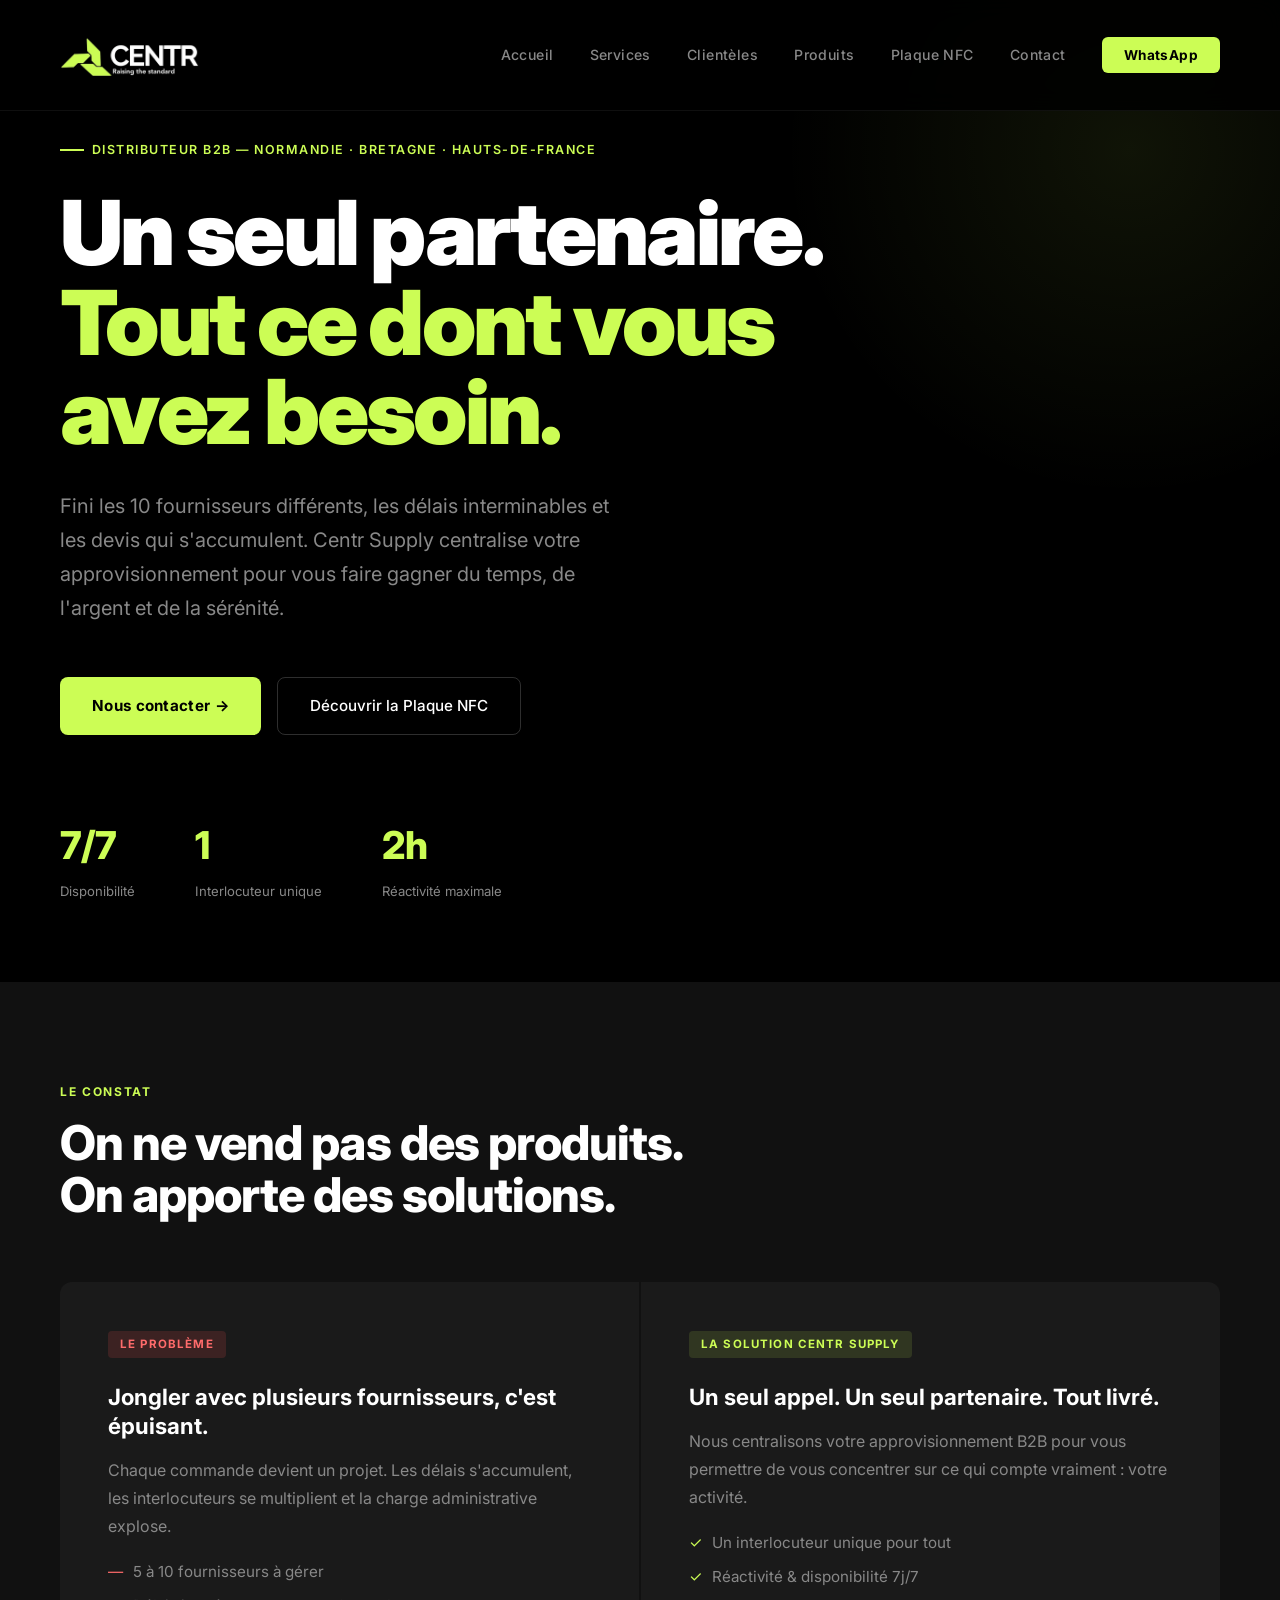
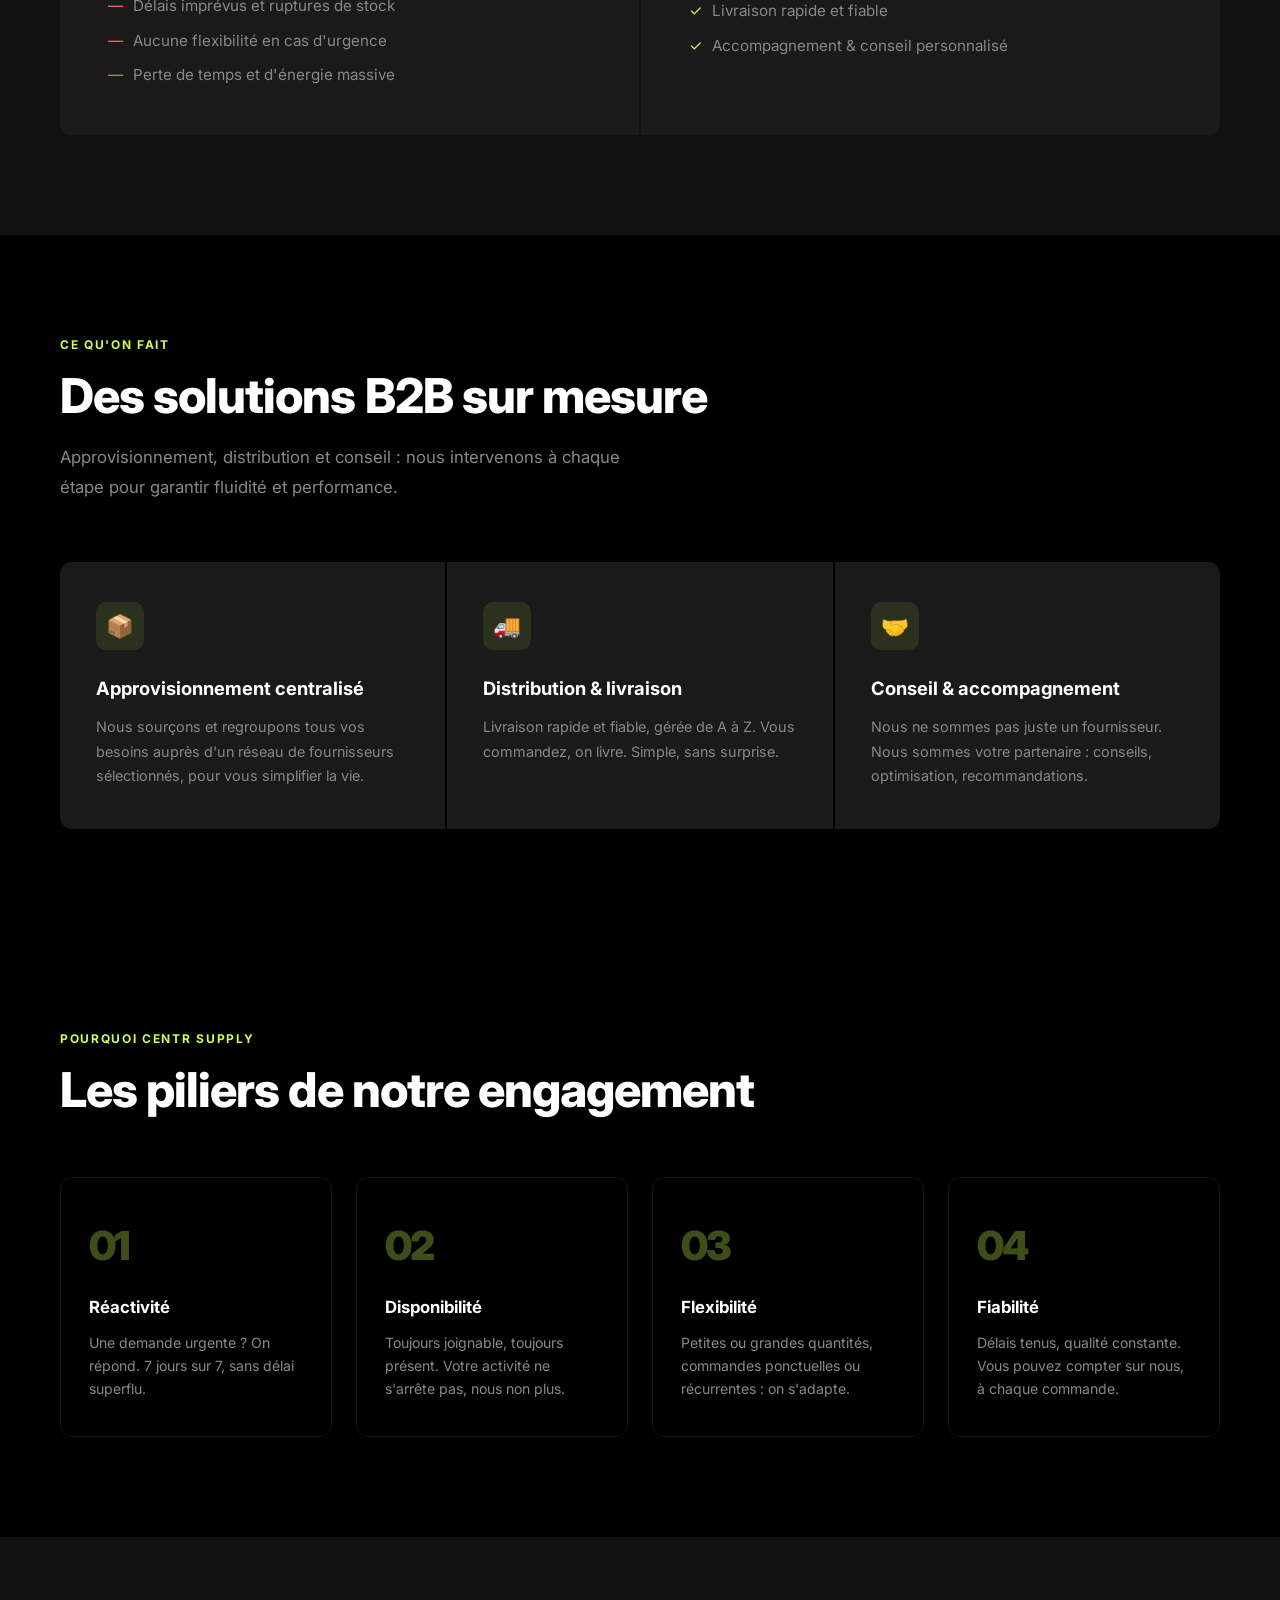
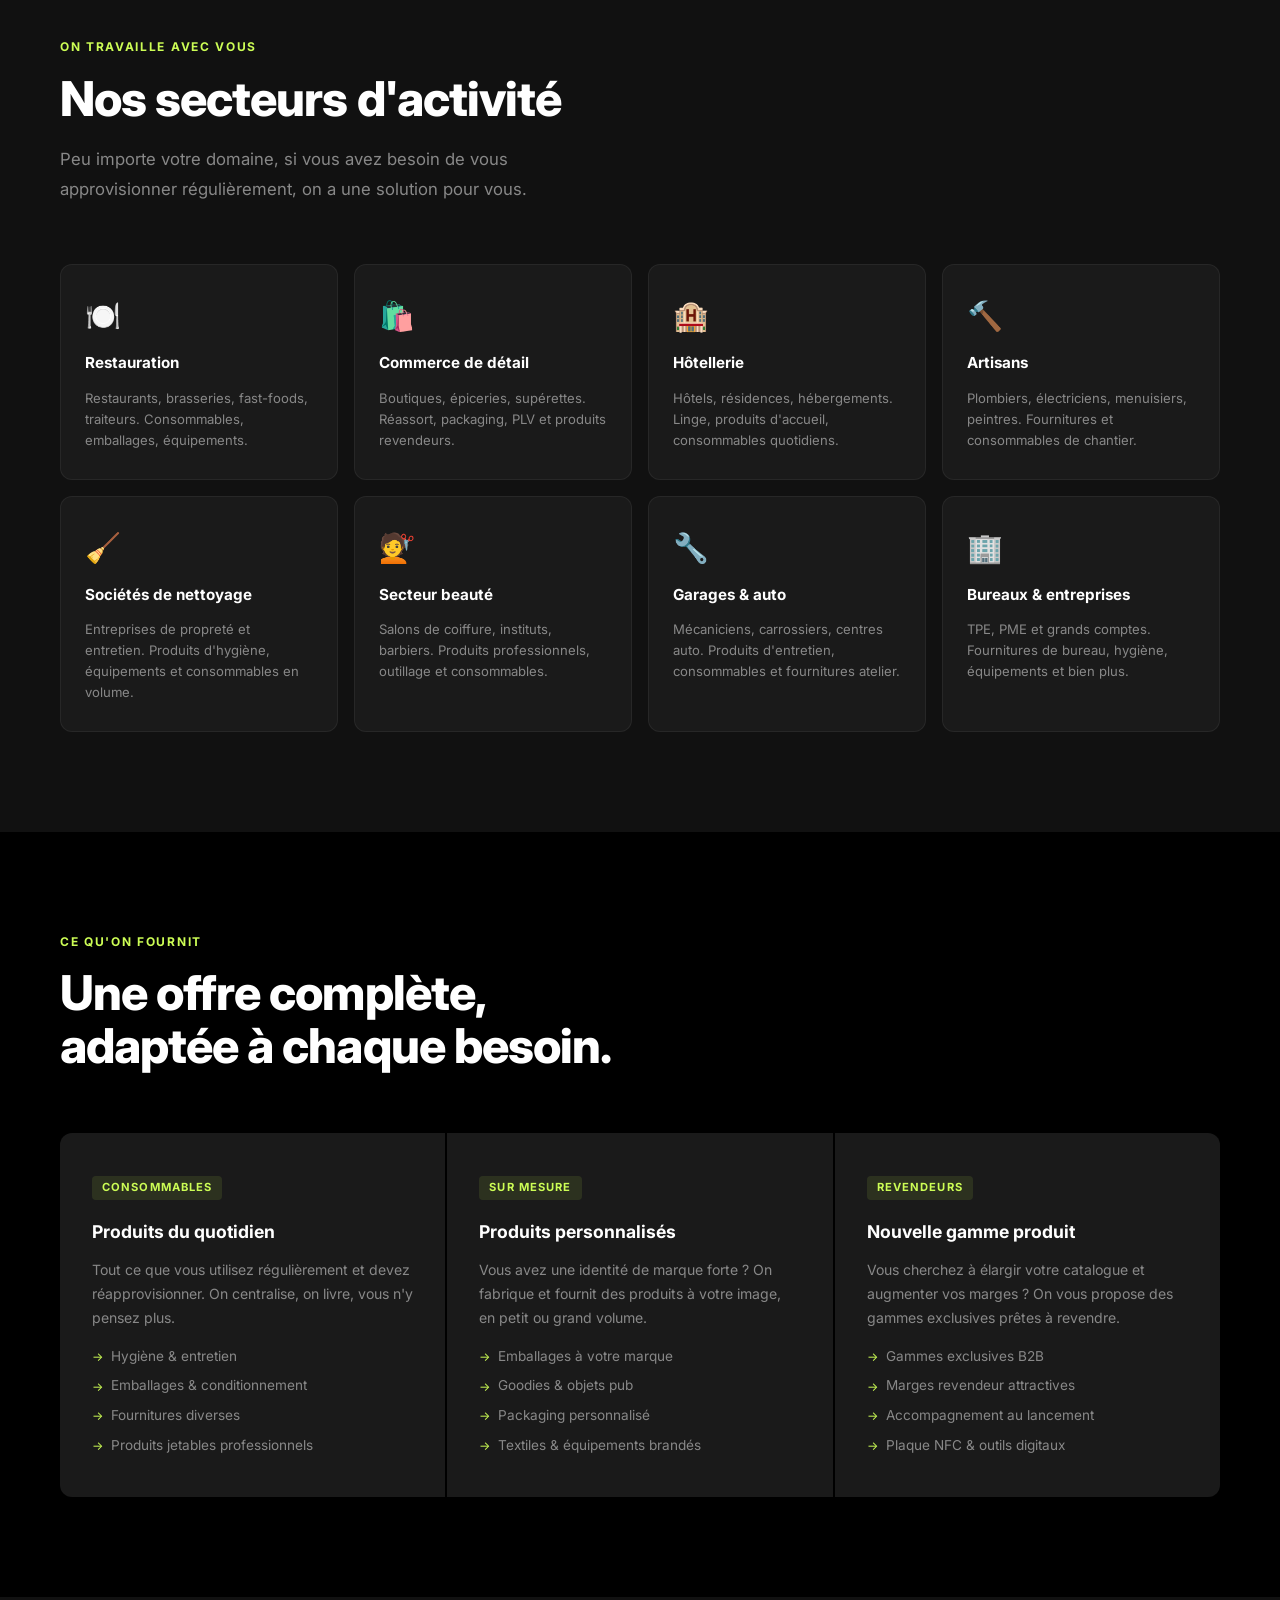
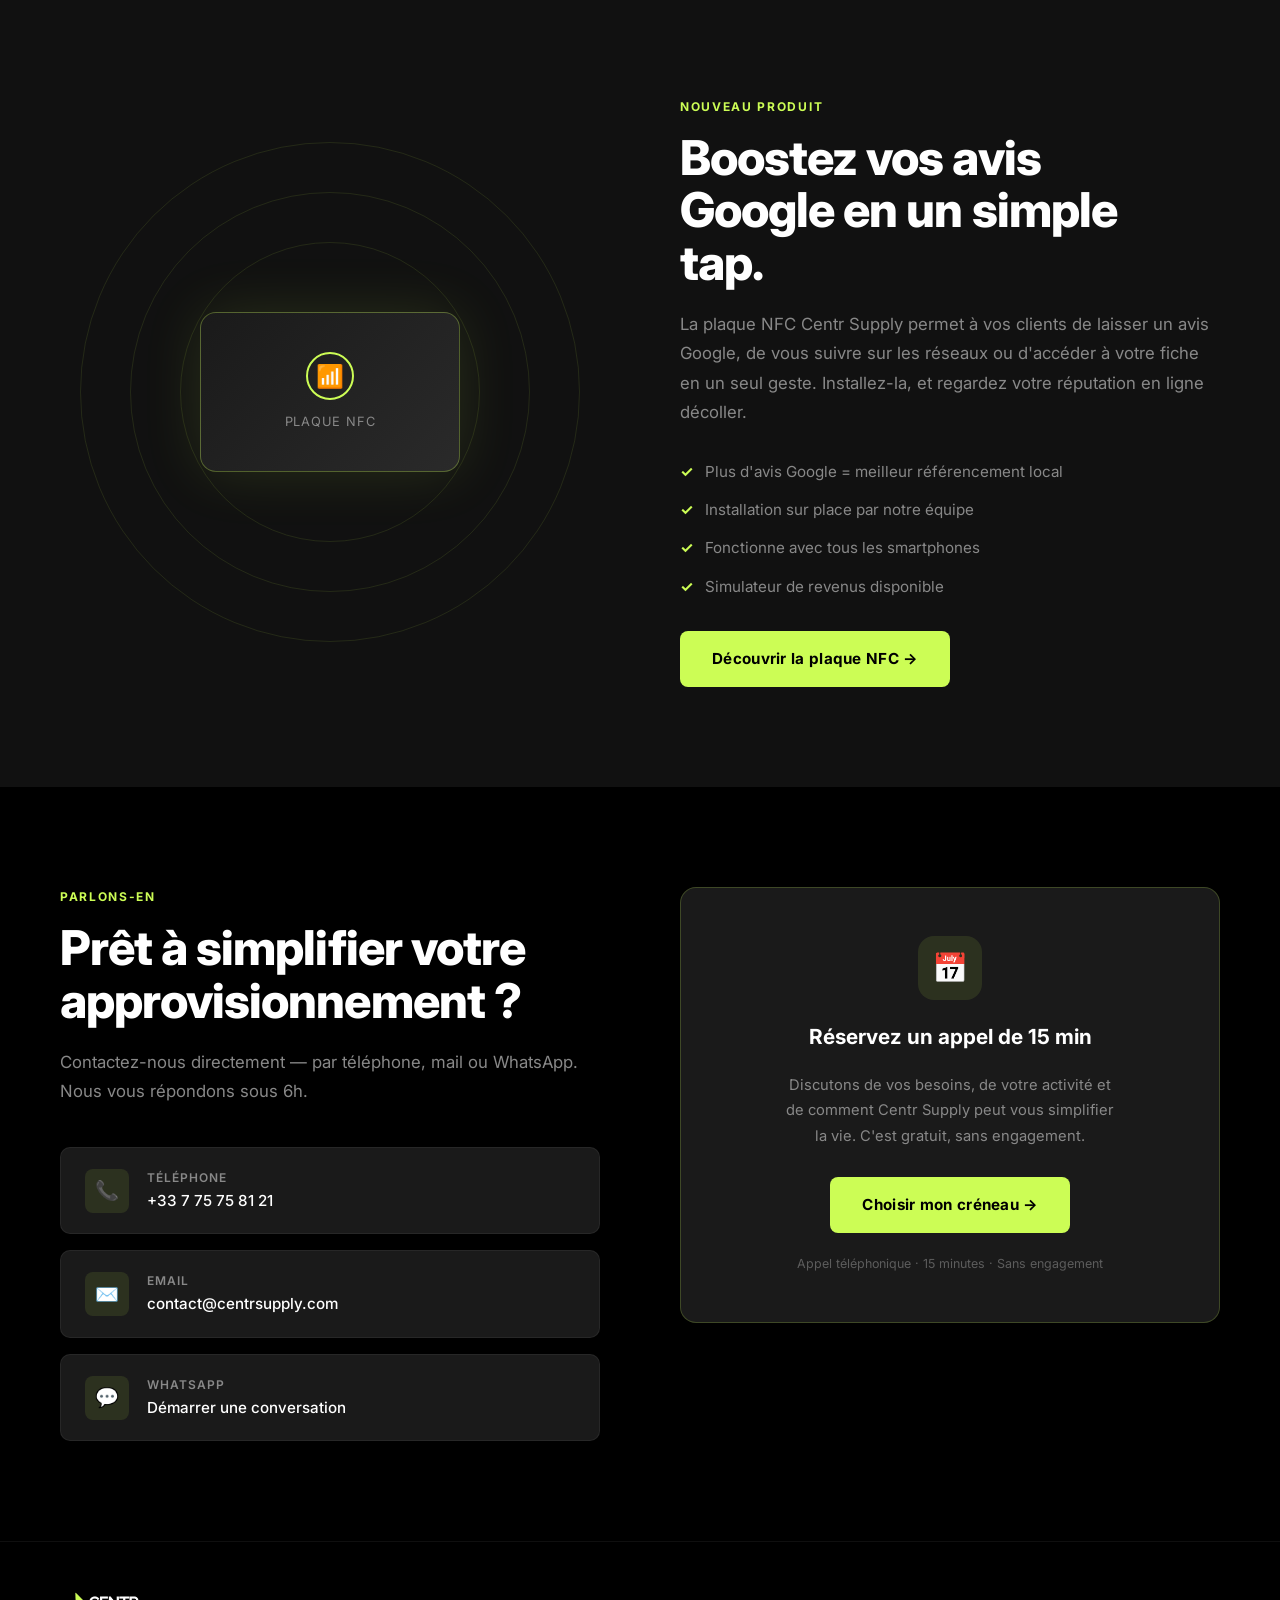
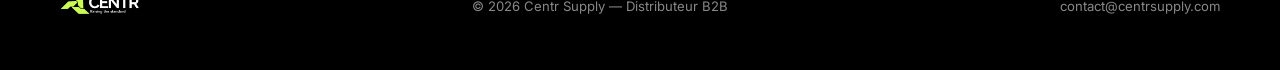
<file: index.html>
<!DOCTYPE html>
<html lang="fr">
<head>
  <meta charset="UTF-8" />
  <meta name="viewport" content="width=device-width, initial-scale=1.0" />

  <!-- ── SEO ── -->
  <title>Centr Supply — Distributeur B2B Normandie, Bretagne, Hauts-de-France</title>
  <meta name="description" content="Centr Supply est votre distributeur B2B en Normandie, Bretagne et Hauts-de-France. Approvisionnement centralisé, livraison rapide, disponible 7j/7. Un seul interlocuteur pour tous vos besoins." />
  <meta name="keywords" content="distributeur B2B, approvisionnement entreprise, fournisseur Normandie, fournisseur Bretagne, fournisseur Hauts-de-France, consommables professionnels, plaque NFC avis Google" />
  <meta name="author" content="Centr Supply" />
  <link rel="canonical" href="https://centrsupply.com/" />

  <!-- ── OPEN GRAPH (partages réseaux sociaux) ── -->
  <meta property="og:type" content="website" />
  <meta property="og:url" content="https://centrsupply.com/" />
  <meta property="og:title" content="Centr Supply — Distributeur B2B Normandie, Bretagne, Hauts-de-France" />
  <meta property="og:description" content="Un seul partenaire pour tout votre approvisionnement B2B. Réactif, disponible 7j/7, livraison rapide. Normandie · Bretagne · Hauts-de-France." />
  <meta property="og:image" content="https://centrsupply.com/logo-centr.png" />
  <meta property="og:locale" content="fr_FR" />
  <meta property="og:site_name" content="Centr Supply" />

  <!-- ── TWITTER CARD ── -->
  <meta name="twitter:card" content="summary_large_image" />
  <meta name="twitter:title" content="Centr Supply — Distributeur B2B" />
  <meta name="twitter:description" content="Un seul partenaire pour tout votre approvisionnement B2B. Disponible 7j/7." />
  <meta name="twitter:image" content="https://centrsupply.com/logo-centr.png" />

  <!-- ── SCHEMA.ORG (données structurées pour Google) ── -->
  <script type="application/ld+json">
  {
    "@context": "https://schema.org",
    "@type": "LocalBusiness",
    "name": "Centr Supply",
    "description": "Distributeur B2B spécialisé dans l'approvisionnement et la distribution pour les entreprises. Un interlocuteur unique, disponible 7j/7, pour tous vos besoins en consommables, produits personnalisés et nouvelles gammes.",
    "url": "https://centrsupply.com",
    "logo": "https://centrsupply.com/logo-centr.png",
    "image": "https://centrsupply.com/logo-centr.png",
    "telephone": "+33775758121",
    "email": "contact@centrsupply.com",
    "slogan": "Raising the standard",
    "areaServed": ["Normandie", "Bretagne", "Hauts-de-France"],
    "serviceType": ["Distribution B2B", "Approvisionnement", "Produits consommables", "Produits personnalisés", "Plaque NFC"],
    "openingHours": "Mo-Su 00:00-24:00",
    "sameAs": [
      "https://wa.me/message/SCE7XKAHGA56E1"
    ],
    "contactPoint": {
      "@type": "ContactPoint",
      "telephone": "+33775758121",
      "contactType": "customer service",
      "availableLanguage": "French",
      "contactOption": "TollFree"
    }
  }
  </script>

  <link rel="preconnect" href="https://fonts.googleapis.com" />
  <link rel="preconnect" href="https://fonts.gstatic.com" crossorigin />
  <link href="https://fonts.googleapis.com/css2?family=Inter:wght@300;400;500;600;700;800;900&display=swap" rel="stylesheet" />
  <style>
    *, *::before, *::after { box-sizing: border-box; margin: 0; padding: 0; }
    :root {
      --black: #000000;
      --white: #ffffff;
      --green: #ccfd55;
      --gray: #111111;
      --gray2: #1a1a1a;
      --gray3: #2a2a2a;
      --text-muted: #888;
    }
    html { scroll-behavior: smooth; }
    body {
      background: var(--black);
      color: var(--white);
      font-family: 'Inter', sans-serif;
      font-size: 16px;
      line-height: 1.6;
      overflow-x: hidden;
    }
    /* ── NAV ── */
    nav {
      position: fixed;
      top: 0; left: 0; right: 0;
      z-index: 100;
      display: flex;
      align-items: center;
      justify-content: space-between;
      padding: 20px 60px;
      background: rgba(0,0,0,0.85);
      backdrop-filter: blur(12px);
      border-bottom: 1px solid rgba(255,255,255,0.06);
    }
    .nav-logo img {
      height: 70px;
      width: auto;
      display: block;
    }
    /* ── HAMBURGER ── */
    .hamburger {
      display: none;
      flex-direction: column;
      gap: 5px;
      cursor: pointer;
      padding: 4px;
      background: none;
      border: none;
      z-index: 200;
    }
    .hamburger span {
      display: block;
      width: 24px;
      height: 2px;
      background: var(--white);
      border-radius: 2px;
      transition: all 0.3s;
    }
    .hamburger.open span:nth-child(1) { transform: translateY(7px) rotate(45deg); }
    .hamburger.open span:nth-child(2) { opacity: 0; }
    .hamburger.open span:nth-child(3) { transform: translateY(-7px) rotate(-45deg); }
    /* ── MOBILE MENU OVERLAY ── */
    .mobile-menu {
      display: none;
      position: fixed;
      top: 0; left: 0; right: 0; bottom: 0;
      background: rgba(0,0,0,0.97);
      z-index: 150;
      flex-direction: column;
      align-items: center;
      justify-content: center;
      gap: 0;
    }
    .mobile-menu.open { display: flex; }
    .mobile-menu a {
      color: var(--white);
      text-decoration: none;
      font-size: 1.6rem;
      font-weight: 700;
      padding: 18px 0;
      letter-spacing: -0.01em;
      border-bottom: 1px solid rgba(255,255,255,0.06);
      width: 80%;
      text-align: center;
      transition: color 0.2s;
    }
    .mobile-menu a:hover { color: var(--green); }
    .mobile-menu a:last-child { border-bottom: none; }
    .mobile-menu .mob-cta {
      margin-top: 24px;
      background: var(--green);
      color: var(--black) !important;
      padding: 16px 40px;
      border-radius: 8px;
      font-size: 1rem !important;
      font-weight: 800;
      border: none;
    }
    .nav-links {
      display: flex;
      gap: 36px;
      list-style: none;
    }
    .nav-links a {
      color: var(--text-muted);
      text-decoration: none;
      font-size: 0.88rem;
      font-weight: 500;
      letter-spacing: 0.03em;
      transition: color 0.2s;
    }
    .nav-links a:hover { color: var(--white); }
    .nav-cta {
      background: var(--green);
      color: var(--black) !important;
      padding: 10px 22px;
      border-radius: 6px;
      font-weight: 700 !important;
      font-size: 0.85rem !important;
      letter-spacing: 0.04em;
      transition: opacity 0.2s !important;
    }
    .nav-cta:hover { opacity: 0.85; color: var(--black) !important; }
    /* ── HERO ── */
    .hero {
      min-height: 100vh;
      display: flex;
      flex-direction: column;
      justify-content: center;
      padding: 140px 60px 80px;
      position: relative;
      overflow: hidden;
    }
    .hero::before {
      content: '';
      position: absolute;
      top: -200px; right: -200px;
      width: 700px; height: 700px;
      background: radial-gradient(circle, rgba(204,253,85,0.08) 0%, transparent 70%);
      pointer-events: none;
    }
    .hero-eyebrow {
      display: inline-flex;
      align-items: center;
      gap: 8px;
      font-size: 0.78rem;
      font-weight: 600;
      letter-spacing: 0.12em;
      text-transform: uppercase;
      color: var(--green);
      margin-bottom: 28px;
    }
    .hero-eyebrow::before {
      content: '';
      width: 24px; height: 2px;
      background: var(--green);
    }
    .hero h1 {
      font-size: clamp(3rem, 7vw, 6rem);
      font-weight: 900;
      line-height: 1.0;
      letter-spacing: -0.03em;
      max-width: 900px;
      margin-bottom: 32px;
    }
    .hero h1 em {
      font-style: normal;
      color: var(--green);
    }
    .hero-sub {
      font-size: clamp(1rem, 2vw, 1.25rem);
      color: var(--text-muted);
      max-width: 560px;
      line-height: 1.7;
      margin-bottom: 52px;
    }
    .hero-actions {
      display: flex;
      gap: 16px;
      flex-wrap: wrap;
    }
    .btn-primary {
      background: var(--green);
      color: var(--black);
      padding: 16px 32px;
      border-radius: 8px;
      font-weight: 700;
      font-size: 0.95rem;
      text-decoration: none;
      letter-spacing: 0.02em;
      transition: opacity 0.2s, transform 0.2s;
      display: inline-flex;
      align-items: center;
      gap: 8px;
    }
    .btn-primary:hover { opacity: 0.88; transform: translateY(-1px); }
    .btn-secondary {
      border: 1px solid rgba(255,255,255,0.18);
      color: var(--white);
      padding: 16px 32px;
      border-radius: 8px;
      font-weight: 500;
      font-size: 0.95rem;
      text-decoration: none;
      transition: border-color 0.2s, background 0.2s;
      display: inline-flex;
      align-items: center;
      gap: 8px;
    }
    .btn-secondary:hover { border-color: var(--green); background: rgba(204,253,85,0.05); }
    .hero-stats {
      display: flex;
      gap: 60px;
      margin-top: 80px;
      flex-wrap: wrap;
    }
    .stat-item {}
    .stat-num {
      font-size: 2.4rem;
      font-weight: 800;
      color: var(--green);
      letter-spacing: -0.02em;
    }
    .stat-label {
      font-size: 0.82rem;
      color: var(--text-muted);
      margin-top: 4px;
      font-weight: 400;
    }
    /* ── SECTIONS ── */
    section { padding: 100px 60px; }
    .section-label {
      font-size: 0.75rem;
      font-weight: 700;
      letter-spacing: 0.14em;
      text-transform: uppercase;
      color: var(--green);
      margin-bottom: 16px;
    }
    .section-title {
      font-size: clamp(2rem, 4vw, 3rem);
      font-weight: 800;
      letter-spacing: -0.02em;
      line-height: 1.1;
      max-width: 700px;
      margin-bottom: 20px;
    }
    .section-desc {
      color: var(--text-muted);
      font-size: 1.05rem;
      max-width: 560px;
      line-height: 1.75;
    }
    /* ── PROBLEM / SOLUTION ── */
    .problem-section {
      background: var(--gray);
    }
    .ps-grid {
      display: grid;
      grid-template-columns: 1fr 1fr;
      gap: 2px;
      margin-top: 60px;
    }
    .ps-card {
      padding: 48px;
      background: var(--gray2);
    }
    .ps-card:first-child { border-radius: 12px 0 0 12px; }
    .ps-card:last-child { border-radius: 0 12px 12px 0; }
    .ps-tag {
      display: inline-block;
      padding: 4px 12px;
      border-radius: 4px;
      font-size: 0.72rem;
      font-weight: 700;
      letter-spacing: 0.1em;
      text-transform: uppercase;
      margin-bottom: 24px;
    }
    .tag-problem { background: rgba(255,80,80,0.15); color: #ff6b6b; }
    .tag-solution { background: rgba(204,253,85,0.12); color: var(--green); }
    .ps-card h3 {
      font-size: 1.4rem;
      font-weight: 700;
      margin-bottom: 16px;
      line-height: 1.3;
    }
    .ps-card p {
      color: var(--text-muted);
      line-height: 1.75;
    }
    .ps-card ul {
      list-style: none;
      margin-top: 20px;
      display: flex;
      flex-direction: column;
      gap: 10px;
    }
    .ps-card ul li {
      display: flex;
      align-items: flex-start;
      gap: 10px;
      color: var(--text-muted);
      font-size: 0.95rem;
    }
    .ps-card ul li::before {
      content: '—';
      color: #ff6b6b;
      flex-shrink: 0;
    }
    .ps-card.solution ul li::before {
      content: '✓';
      color: var(--green);
    }
    /* ── SERVICES ── */
    .services-grid {
      display: grid;
      grid-template-columns: repeat(3, 1fr);
      gap: 2px;
      margin-top: 60px;
    }
    .service-card {
      background: var(--gray2);
      padding: 40px 36px;
      border-radius: 0;
      transition: background 0.2s;
    }
    .service-card:first-child { border-radius: 12px 0 0 12px; }
    .service-card:last-child { border-radius: 0 12px 12px 0; }
    .service-card:hover { background: var(--gray3); }
    .service-icon {
      width: 48px; height: 48px;
      background: rgba(204,253,85,0.1);
      border-radius: 10px;
      display: flex;
      align-items: center;
      justify-content: center;
      font-size: 1.4rem;
      margin-bottom: 24px;
    }
    .service-card h3 {
      font-size: 1.15rem;
      font-weight: 700;
      margin-bottom: 12px;
    }
    .service-card p {
      color: var(--text-muted);
      font-size: 0.9rem;
      line-height: 1.7;
    }
    /* ── PILLARS ── */
    .pillars-section { background: var(--black); }
    .pillars-grid {
      display: grid;
      grid-template-columns: repeat(4, 1fr);
      gap: 24px;
      margin-top: 60px;
    }
    .pillar-card {
      border: 1px solid rgba(255,255,255,0.08);
      border-radius: 12px;
      padding: 36px 28px;
      transition: border-color 0.3s, background 0.3s;
    }
    .pillar-card:hover {
      border-color: var(--green);
      background: rgba(204,253,85,0.03);
    }
    .pillar-num {
      font-size: 2.5rem;
      font-weight: 900;
      color: var(--green);
      opacity: 0.3;
      letter-spacing: -0.04em;
      margin-bottom: 16px;
    }
    .pillar-card h3 {
      font-size: 1.05rem;
      font-weight: 700;
      margin-bottom: 10px;
    }
    .pillar-card p {
      color: var(--text-muted);
      font-size: 0.88rem;
      line-height: 1.65;
    }
    /* ── NFC TEASER ── */
    .nfc-teaser {
      background: var(--gray);
    }
    .nfc-inner {
      display: grid;
      grid-template-columns: 1fr 1fr;
      gap: 80px;
      align-items: center;
    }
    .nfc-visual {
      position: relative;
      height: 400px;
      display: flex;
      align-items: center;
      justify-content: center;
    }
    .nfc-card-mock {
      width: 260px; height: 160px;
      background: linear-gradient(135deg, #1a1a1a 0%, #2a2a2a 100%);
      border-radius: 16px;
      border: 1px solid rgba(204,253,85,0.3);
      display: flex;
      flex-direction: column;
      align-items: center;
      justify-content: center;
      gap: 12px;
      box-shadow: 0 0 60px rgba(204,253,85,0.12);
    }
    .nfc-icon {
      width: 48px; height: 48px;
      border: 2px solid var(--green);
      border-radius: 50%;
      display: flex;
      align-items: center;
      justify-content: center;
      font-size: 1.4rem;
    }
    .nfc-card-mock span {
      font-size: 0.8rem;
      color: var(--text-muted);
      letter-spacing: 0.06em;
      text-transform: uppercase;
    }
    .nfc-rings {
      position: absolute;
      top: 50%; left: 50%;
      transform: translate(-50%, -50%);
    }
    .nfc-rings span {
      position: absolute;
      border: 1px solid rgba(204,253,85,0.1);
      border-radius: 50%;
      top: 50%; left: 50%;
      transform: translate(-50%, -50%);
      animation: pulse-ring 3s ease-out infinite;
    }
    .nfc-rings span:nth-child(1) { width: 300px; height: 300px; animation-delay: 0s; }
    .nfc-rings span:nth-child(2) { width: 400px; height: 400px; animation-delay: 0.8s; }
    .nfc-rings span:nth-child(3) { width: 500px; height: 500px; animation-delay: 1.6s; }
    @keyframes pulse-ring {
      0% { opacity: 0.6; transform: translate(-50%, -50%) scale(0.95); }
      100% { opacity: 0; transform: translate(-50%, -50%) scale(1.05); }
    }
    .nfc-content .section-title { max-width: 500px; }
    .nfc-bullets {
      list-style: none;
      margin: 32px 0;
      display: flex;
      flex-direction: column;
      gap: 14px;
    }
    .nfc-bullets li {
      display: flex;
      align-items: center;
      gap: 12px;
      font-size: 0.95rem;
      color: var(--text-muted);
    }
    .nfc-bullets li::before {
      content: '✓';
      color: var(--green);
      font-weight: 700;
      flex-shrink: 0;
    }
    /* ── CONTACT ── */
    .contact-section {
      background: var(--black);
    }
    .contact-inner {
      display: grid;
      grid-template-columns: 1fr 1fr;
      gap: 80px;
      align-items: start;
    }
    .contact-cards {
      display: flex;
      flex-direction: column;
      gap: 16px;
      margin-top: 40px;
    }
    .contact-card {
      display: flex;
      align-items: center;
      gap: 18px;
      padding: 20px 24px;
      background: var(--gray2);
      border-radius: 10px;
      text-decoration: none;
      border: 1px solid rgba(255,255,255,0.06);
      transition: border-color 0.2s, background 0.2s;
    }
    .contact-card:hover {
      border-color: var(--green);
      background: rgba(204,253,85,0.04);
    }
    .contact-card-icon {
      width: 44px; height: 44px;
      background: rgba(204,253,85,0.1);
      border-radius: 8px;
      display: flex;
      align-items: center;
      justify-content: center;
      font-size: 1.2rem;
      flex-shrink: 0;
    }
    .contact-card-info {}
    .contact-card-label {
      font-size: 0.75rem;
      color: var(--text-muted);
      text-transform: uppercase;
      letter-spacing: 0.08em;
      font-weight: 600;
    }
    .contact-card-value {
      font-size: 0.95rem;
      color: var(--white);
      font-weight: 500;
      margin-top: 2px;
    }
    /* ── CALENDLY / CONTACT ── */
    .calendly-box {
      background: var(--gray2);
      border: 1px solid rgba(204,253,85,0.2);
      border-radius: 16px;
      padding: 48px;
      display: flex;
      flex-direction: column;
      align-items: center;
      text-align: center;
      gap: 20px;
    }
    .calendly-icon {
      width: 64px; height: 64px;
      background: rgba(204,253,85,0.1);
      border-radius: 16px;
      display: flex;
      align-items: center;
      justify-content: center;
      font-size: 1.8rem;
    }
    .calendly-box h3 {
      font-size: 1.3rem;
      font-weight: 700;
    }
    .calendly-box p {
      color: var(--text-muted);
      font-size: 0.92rem;
      max-width: 340px;
      line-height: 1.7;
    }
    /* ── FOOTER ── */
    footer {
      border-top: 1px solid rgba(255,255,255,0.06);
      padding: 40px 60px;
      display: flex;
      align-items: center;
      justify-content: space-between;
      flex-wrap: wrap;
      gap: 16px;
    }
    .footer-logo img {
      height: 40px;
      width: auto;
    }
    .footer-copy {
      font-size: 0.82rem;
      color: var(--text-muted);
    }
    /* ── CLIENTÈLES ── */
    .clienteles-section { background: var(--gray); }
    .clienteles-grid {
      display: grid;
      grid-template-columns: repeat(4, 1fr);
      gap: 16px;
      margin-top: 60px;
    }
    .client-card {
      background: var(--gray2);
      border-radius: 12px;
      padding: 28px 24px;
      border: 1px solid rgba(255,255,255,0.06);
      transition: border-color 0.3s, background 0.3s;
      display: flex;
      flex-direction: column;
      gap: 12px;
    }
    .client-card:hover {
      border-color: var(--green);
      background: rgba(204,253,85,0.03);
    }
    .client-card-icon { font-size: 1.8rem; }
    .client-card h3 { font-size: 0.95rem; font-weight: 700; }
    .client-card p { color: var(--text-muted); font-size: 0.82rem; line-height: 1.6; }
    /* ── PRODUITS ── */
    .produits-section { background: var(--black); }
    .produits-grid {
      display: grid;
      grid-template-columns: repeat(3, 1fr);
      gap: 2px;
      margin-top: 60px;
    }
    .produit-card {
      background: var(--gray2);
      padding: 40px 32px;
      transition: background 0.2s;
    }
    .produit-card:first-child { border-radius: 12px 0 0 12px; }
    .produit-card:last-child { border-radius: 0 12px 12px 0; }
    .produit-card:hover { background: var(--gray3); }
    .produit-tag {
      display: inline-block;
      padding: 3px 10px;
      background: rgba(204,253,85,0.1);
      color: var(--green);
      border-radius: 4px;
      font-size: 0.7rem;
      font-weight: 700;
      letter-spacing: 0.1em;
      text-transform: uppercase;
      margin-bottom: 18px;
    }
    .produit-card h3 { font-size: 1.1rem; font-weight: 700; margin-bottom: 12px; }
    .produit-card p { color: var(--text-muted); font-size: 0.88rem; line-height: 1.7; }
    .produit-list {
      list-style: none;
      margin-top: 16px;
      display: flex;
      flex-direction: column;
      gap: 8px;
    }
    .produit-list li {
      font-size: 0.85rem;
      color: var(--text-muted);
      display: flex;
      align-items: center;
      gap: 8px;
    }
    .produit-list li::before {
      content: '→';
      color: var(--green);
      font-size: 0.75rem;
    }
    /* ── MOBILE ── */
    @media (max-width: 900px) {
      nav { padding: 14px 20px; }
      .nav-links { display: none; }
      .hamburger { display: flex; }
      section { padding: 60px 20px; }
      .hero { padding: 110px 20px 60px; }
      .hero h1 { font-size: 2.4rem; }
      .hero-sub { font-size: 1rem; }
      .hero-actions { flex-direction: column; }
      .hero-actions a { text-align: center; justify-content: center; }
      .hero-stats { gap: 28px; margin-top: 48px; }
      .stat-num { font-size: 1.8rem; }
      .ps-grid { grid-template-columns: 1fr; gap: 2px; }
      .ps-card { padding: 32px 24px; }
      .ps-card:first-child { border-radius: 12px 12px 0 0; }
      .ps-card:last-child { border-radius: 0 0 12px 12px; }
      .services-grid { grid-template-columns: 1fr; gap: 2px; }
      .service-card:first-child { border-radius: 12px 12px 0 0; }
      .service-card:last-child { border-radius: 0 0 12px 12px; }
      .pillars-grid { grid-template-columns: 1fr 1fr; gap: 12px; }
      .pillar-card { padding: 24px 18px; }
      .clienteles-grid { grid-template-columns: 1fr 1fr; gap: 12px; }
      .client-card { padding: 20px 16px; }
      .produits-grid { grid-template-columns: 1fr; gap: 2px; }
      .produit-card:first-child { border-radius: 12px 12px 0 0; }
      .produit-card:last-child { border-radius: 0 0 12px 12px; }
      .nfc-inner { grid-template-columns: 1fr; gap: 40px; }
      .nfc-visual { height: 220px; }
      .nfc-rings span:nth-child(3) { display: none; }
      .contact-inner { grid-template-columns: 1fr; gap: 40px; }
      .calendly-box { padding: 32px 20px; }
      .section-title { font-size: 1.8rem; }
      footer { padding: 28px 20px; flex-direction: column; align-items: flex-start; gap: 10px; }
    }
    @media (max-width: 480px) {
      .pillars-grid { grid-template-columns: 1fr; }
      .clienteles-grid { grid-template-columns: 1fr; }
      .hero-stats { flex-wrap: wrap; gap: 20px; }
    }
  </style>
</head>
<body id="top">
<!-- MOBILE MENU -->
<div class="mobile-menu" id="mobileMenu">
  <a href="#top" onclick="closeMenu()">Accueil</a>
  <a href="#services" onclick="closeMenu()">Services</a>
  <a href="#clienteles" onclick="closeMenu()">Clientèles</a>
  <a href="#produits" onclick="closeMenu()">Produits</a>
  <a href="plaque-nfc/" onclick="closeMenu()">Plaque NFC</a>
  <a href="#contact" onclick="closeMenu()">Contact</a>
  <a href="https://wa.me/message/SCE7XKAHGA56E1" target="_blank" class="mob-cta" onclick="closeMenu()">💬 WhatsApp</a>
</div>
<!-- NAV -->
<nav>
  <a href="/" class="nav-logo"><img src="logo-centr.png" alt="Centr Supply — Distributeur B2B" /></a>
  <ul class="nav-links">
    <li><a href="#top">Accueil</a></li>
    <li><a href="#services">Services</a></li>
    <li><a href="#clienteles">Clientèles</a></li>
    <li><a href="#produits">Produits</a></li>
    <li><a href="plaque-nfc/">Plaque NFC</a></li>
    <li><a href="#contact">Contact</a></li>
    <li><a href="https://wa.me/message/SCE7XKAHGA56E1" target="_blank" class="nav-cta">WhatsApp</a></li>
  </ul>
  <button class="hamburger" id="hamburger" onclick="toggleMenu()" aria-label="Menu">
    <span></span><span></span><span></span>
  </button>
</nav>
<!-- HERO -->
<section class="hero">
  <div class="hero-eyebrow">Distributeur B2B — Normandie · Bretagne · Hauts-de-France</div>
  <h1>Un seul partenaire.<br /><em>Tout ce dont vous avez besoin.</em></h1>
  <p class="hero-sub">
    Fini les 10 fournisseurs différents, les délais interminables et les devis qui s'accumulent. Centr Supply centralise votre approvisionnement pour vous faire gagner du temps, de l'argent et de la sérénité.
  </p>
  <div class="hero-actions">
    <a href="#contact" class="btn-primary">Nous contacter →</a>
    <a href="plaque-nfc/" class="btn-secondary">Découvrir la Plaque NFC</a>
  </div>
  <div class="hero-stats">
    <div class="stat-item">
      <div class="stat-num">7/7</div>
      <div class="stat-label">Disponibilité</div>
    </div>
    <div class="stat-item">
      <div class="stat-num">1</div>
      <div class="stat-label">Interlocuteur unique</div>
    </div>
    <div class="stat-item">
      <div class="stat-num">2h</div>
      <div class="stat-label">Réactivité maximale</div>
    </div>
  </div>
</section>
<!-- PROBLEM / SOLUTION -->
<section class="problem-section" id="services">
  <div class="section-label">Le constat</div>
  <div class="section-title">On ne vend pas des produits.<br />On apporte des solutions.</div>
  <div class="ps-grid">
    <div class="ps-card">
      <span class="ps-tag tag-problem">Le problème</span>
      <h3>Jongler avec plusieurs fournisseurs, c'est épuisant.</h3>
      <p>Chaque commande devient un projet. Les délais s'accumulent, les interlocuteurs se multiplient et la charge administrative explose.</p>
      <ul>
        <li>5 à 10 fournisseurs à gérer</li>
        <li>Délais imprévus et ruptures de stock</li>
        <li>Aucune flexibilité en cas d'urgence</li>
        <li>Perte de temps et d'énergie massive</li>
      </ul>
    </div>
    <div class="ps-card solution">
      <span class="ps-tag tag-solution">La solution Centr Supply</span>
      <h3>Un seul appel. Un seul partenaire. Tout livré.</h3>
      <p>Nous centralisons votre approvisionnement B2B pour vous permettre de vous concentrer sur ce qui compte vraiment : votre activité.</p>
      <ul>
        <li>Un interlocuteur unique pour tout</li>
        <li>Réactivité &amp; disponibilité 7j/7</li>
        <li>Livraison rapide et fiable</li>
        <li>Accompagnement &amp; conseil personnalisé</li>
      </ul>
    </div>
  </div>
</section>
<!-- SERVICES -->
<section style="background: var(--black);">
  <div class="section-label">Ce qu'on fait</div>
  <div class="section-title">Des solutions B2B sur mesure</div>
  <div class="section-desc">Approvisionnement, distribution et conseil : nous intervenons à chaque étape pour garantir fluidité et performance.</div>
  <div class="services-grid">
    <div class="service-card">
      <div class="service-icon">📦</div>
      <h3>Approvisionnement centralisé</h3>
      <p>Nous sourçons et regroupons tous vos besoins auprès d'un réseau de fournisseurs sélectionnés, pour vous simplifier la vie.</p>
    </div>
    <div class="service-card">
      <div class="service-icon">🚚</div>
      <h3>Distribution &amp; livraison</h3>
      <p>Livraison rapide et fiable, gérée de A à Z. Vous commandez, on livre. Simple, sans surprise.</p>
    </div>
    <div class="service-card">
      <div class="service-icon">🤝</div>
      <h3>Conseil &amp; accompagnement</h3>
      <p>Nous ne sommes pas juste un fournisseur. Nous sommes votre partenaire : conseils, optimisation, recommandations.</p>
    </div>
  </div>
</section>
<!-- PILLARS -->
<section class="pillars-section" id="avantages">
  <div class="section-label">Pourquoi Centr Supply</div>
  <div class="section-title">Les piliers de notre engagement</div>
  <div class="pillars-grid">
    <div class="pillar-card">
      <div class="pillar-num">01</div>
      <h3>Réactivité</h3>
      <p>Une demande urgente ? On répond. 7 jours sur 7, sans délai superflu.</p>
    </div>
    <div class="pillar-card">
      <div class="pillar-num">02</div>
      <h3>Disponibilité</h3>
      <p>Toujours joignable, toujours présent. Votre activité ne s'arrête pas, nous non plus.</p>
    </div>
    <div class="pillar-card">
      <div class="pillar-num">03</div>
      <h3>Flexibilité</h3>
      <p>Petites ou grandes quantités, commandes ponctuelles ou récurrentes : on s'adapte.</p>
    </div>
    <div class="pillar-card">
      <div class="pillar-num">04</div>
      <h3>Fiabilité</h3>
      <p>Délais tenus, qualité constante. Vous pouvez compter sur nous, à chaque commande.</p>
    </div>
  </div>
</section>
<!-- CLIENTÈLES -->
<section class="clienteles-section" id="clienteles">
  <div class="section-label">On travaille avec vous</div>
  <div class="section-title">Nos secteurs d'activité</div>
  <p class="section-desc">Peu importe votre domaine, si vous avez besoin de vous approvisionner régulièrement, on a une solution pour vous.</p>
  <div class="clienteles-grid">
    <div class="client-card">
      <div class="client-card-icon">🍽️</div>
      <h3>Restauration</h3>
      <p>Restaurants, brasseries, fast-foods, traiteurs. Consommables, emballages, équipements.</p>
    </div>
    <div class="client-card">
      <div class="client-card-icon">🛍️</div>
      <h3>Commerce de détail</h3>
      <p>Boutiques, épiceries, supérettes. Réassort, packaging, PLV et produits revendeurs.</p>
    </div>
    <div class="client-card">
      <div class="client-card-icon">🏨</div>
      <h3>Hôtellerie</h3>
      <p>Hôtels, résidences, hébergements. Linge, produits d'accueil, consommables quotidiens.</p>
    </div>
    <div class="client-card">
      <div class="client-card-icon">🔨</div>
      <h3>Artisans</h3>
      <p>Plombiers, électriciens, menuisiers, peintres. Fournitures et consommables de chantier.</p>
    </div>
    <div class="client-card">
      <div class="client-card-icon">🧹</div>
      <h3>Sociétés de nettoyage</h3>
      <p>Entreprises de propreté et entretien. Produits d'hygiène, équipements et consommables en volume.</p>
    </div>
    <div class="client-card">
      <div class="client-card-icon">💇</div>
      <h3>Secteur beauté</h3>
      <p>Salons de coiffure, instituts, barbiers. Produits professionnels, outillage et consommables.</p>
    </div>
    <div class="client-card">
      <div class="client-card-icon">🔧</div>
      <h3>Garages &amp; auto</h3>
      <p>Mécaniciens, carrossiers, centres auto. Produits d'entretien, consommables et fournitures atelier.</p>
    </div>
    <div class="client-card">
      <div class="client-card-icon">🏢</div>
      <h3>Bureaux &amp; entreprises</h3>
      <p>TPE, PME et grands comptes. Fournitures de bureau, hygiène, équipements et bien plus.</p>
    </div>
  </div>
</section>
<!-- PRODUITS -->
<section class="produits-section" id="produits">
  <div class="section-label">Ce qu'on fournit</div>
  <div class="section-title">Une offre complète,<br />adaptée à chaque besoin.</div>
  <div class="produits-grid">
    <div class="produit-card">
      <span class="produit-tag">Consommables</span>
      <h3>Produits du quotidien</h3>
      <p>Tout ce que vous utilisez régulièrement et devez réapprovisionner. On centralise, on livre, vous n'y pensez plus.</p>
      <ul class="produit-list">
        <li>Hygiène &amp; entretien</li>
        <li>Emballages &amp; conditionnement</li>
        <li>Fournitures diverses</li>
        <li>Produits jetables professionnels</li>
      </ul>
    </div>
    <div class="produit-card">
      <span class="produit-tag">Sur mesure</span>
      <h3>Produits personnalisés</h3>
      <p>Vous avez une identité de marque forte ? On fabrique et fournit des produits à votre image, en petit ou grand volume.</p>
      <ul class="produit-list">
        <li>Emballages à votre marque</li>
        <li>Goodies &amp; objets pub</li>
        <li>Packaging personnalisé</li>
        <li>Textiles &amp; équipements brandés</li>
      </ul>
    </div>
    <div class="produit-card">
      <span class="produit-tag">Revendeurs</span>
      <h3>Nouvelle gamme produit</h3>
      <p>Vous cherchez à élargir votre catalogue et augmenter vos marges ? On vous propose des gammes exclusives prêtes à revendre.</p>
      <ul class="produit-list">
        <li>Gammes exclusives B2B</li>
        <li>Marges revendeur attractives</li>
        <li>Accompagnement au lancement</li>
        <li>Plaque NFC &amp; outils digitaux</li>
      </ul>
    </div>
  </div>
</section>
<!-- NFC TEASER -->
<section class="nfc-teaser">
  <div class="nfc-inner">
    <div class="nfc-visual">
      <div class="nfc-rings">
        <span></span>
        <span></span>
        <span></span>
      </div>
      <div class="nfc-card-mock">
        <div class="nfc-icon">📶</div>
        <span>Plaque NFC</span>
      </div>
    </div>
    <div class="nfc-content">
      <div class="section-label">Nouveau produit</div>
      <div class="section-title">Boostez vos avis Google en un simple tap.</div>
      <p class="section-desc">La plaque NFC Centr Supply permet à vos clients de laisser un avis Google, de vous suivre sur les réseaux ou d'accéder à votre fiche en un seul geste. Installez-la, et regardez votre réputation en ligne décoller.</p>
      <ul class="nfc-bullets">
        <li>Plus d'avis Google = meilleur référencement local</li>
        <li>Installation sur place par notre équipe</li>
        <li>Fonctionne avec tous les smartphones</li>
        <li>Simulateur de revenus disponible</li>
      </ul>
      <a href="plaque-nfc/" class="btn-primary">Découvrir la plaque NFC →</a>
    </div>
  </div>
</section>
<!-- CONTACT -->
<section class="contact-section" id="contact">
  <div class="contact-inner">
    <div>
      <div class="section-label">Parlons-en</div>
      <div class="section-title">Prêt à simplifier votre approvisionnement ?</div>
      <p class="section-desc" style="margin-bottom: 0;">Contactez-nous directement — par téléphone, mail ou WhatsApp. Nous vous répondons sous 6h.</p>
      <div class="contact-cards">
        <a href="tel:+33775758121" class="contact-card">
          <div class="contact-card-icon">📞</div>
          <div class="contact-card-info">
            <div class="contact-card-label">Téléphone</div>
            <div class="contact-card-value">+33 7 75 75 81 21</div>
          </div>
        </a>
        <a href="mailto:contact@centrsupply.com" class="contact-card">
          <div class="contact-card-icon">✉️</div>
          <div class="contact-card-info">
            <div class="contact-card-label">Email</div>
            <div class="contact-card-value">contact@centrsupply.com</div>
          </div>
        </a>
        <a href="https://wa.me/message/SCE7XKAHGA56E1" target="_blank" class="contact-card">
          <div class="contact-card-icon">💬</div>
          <div class="contact-card-info">
            <div class="contact-card-label">WhatsApp</div>
            <div class="contact-card-value">Démarrer une conversation</div>
          </div>
        </a>
      </div>
    </div>
    <div>
      <div class="calendly-box">
        <div class="calendly-icon">📅</div>
        <h3>Réservez un appel de 15 min</h3>
        <p>Discutons de vos besoins, de votre activité et de comment Centr Supply peut vous simplifier la vie. C'est gratuit, sans engagement.</p>
        <a href="https://calendly.com/centrsupply/30min" target="_blank" class="btn-primary" style="margin-top: 8px;">
          Choisir mon créneau →
        </a>
        <p style="font-size: 0.78rem; color: rgba(136,136,136,0.6);">Appel téléphonique · 15 minutes · Sans engagement</p>
      </div>
    </div>
  </div>
</section>
<!-- FOOTER -->
<footer>
  <a href="/" class="footer-logo"><img src="logo-centr.png" alt="Centr Supply" /></a>
  <div class="footer-copy">© 2026 Centr Supply — Distributeur B2B</div>
  <div class="footer-copy"><a href="mailto:contact@centrsupply.com" style="color: var(--text-muted); text-decoration: none;">contact@centrsupply.com</a></div>
</footer>
<script>
  function toggleMenu() {
    const menu = document.getElementById('mobileMenu');
    const btn = document.getElementById('hamburger');
    menu.classList.toggle('open');
    btn.classList.toggle('open');
    document.body.style.overflow = menu.classList.contains('open') ? 'hidden' : '';
  }
  function closeMenu() {
    document.getElementById('mobileMenu').classList.remove('open');
    document.getElementById('hamburger').classList.remove('open');
    document.body.style.overflow = '';
  }
</script>
</body>
</html>
</file>
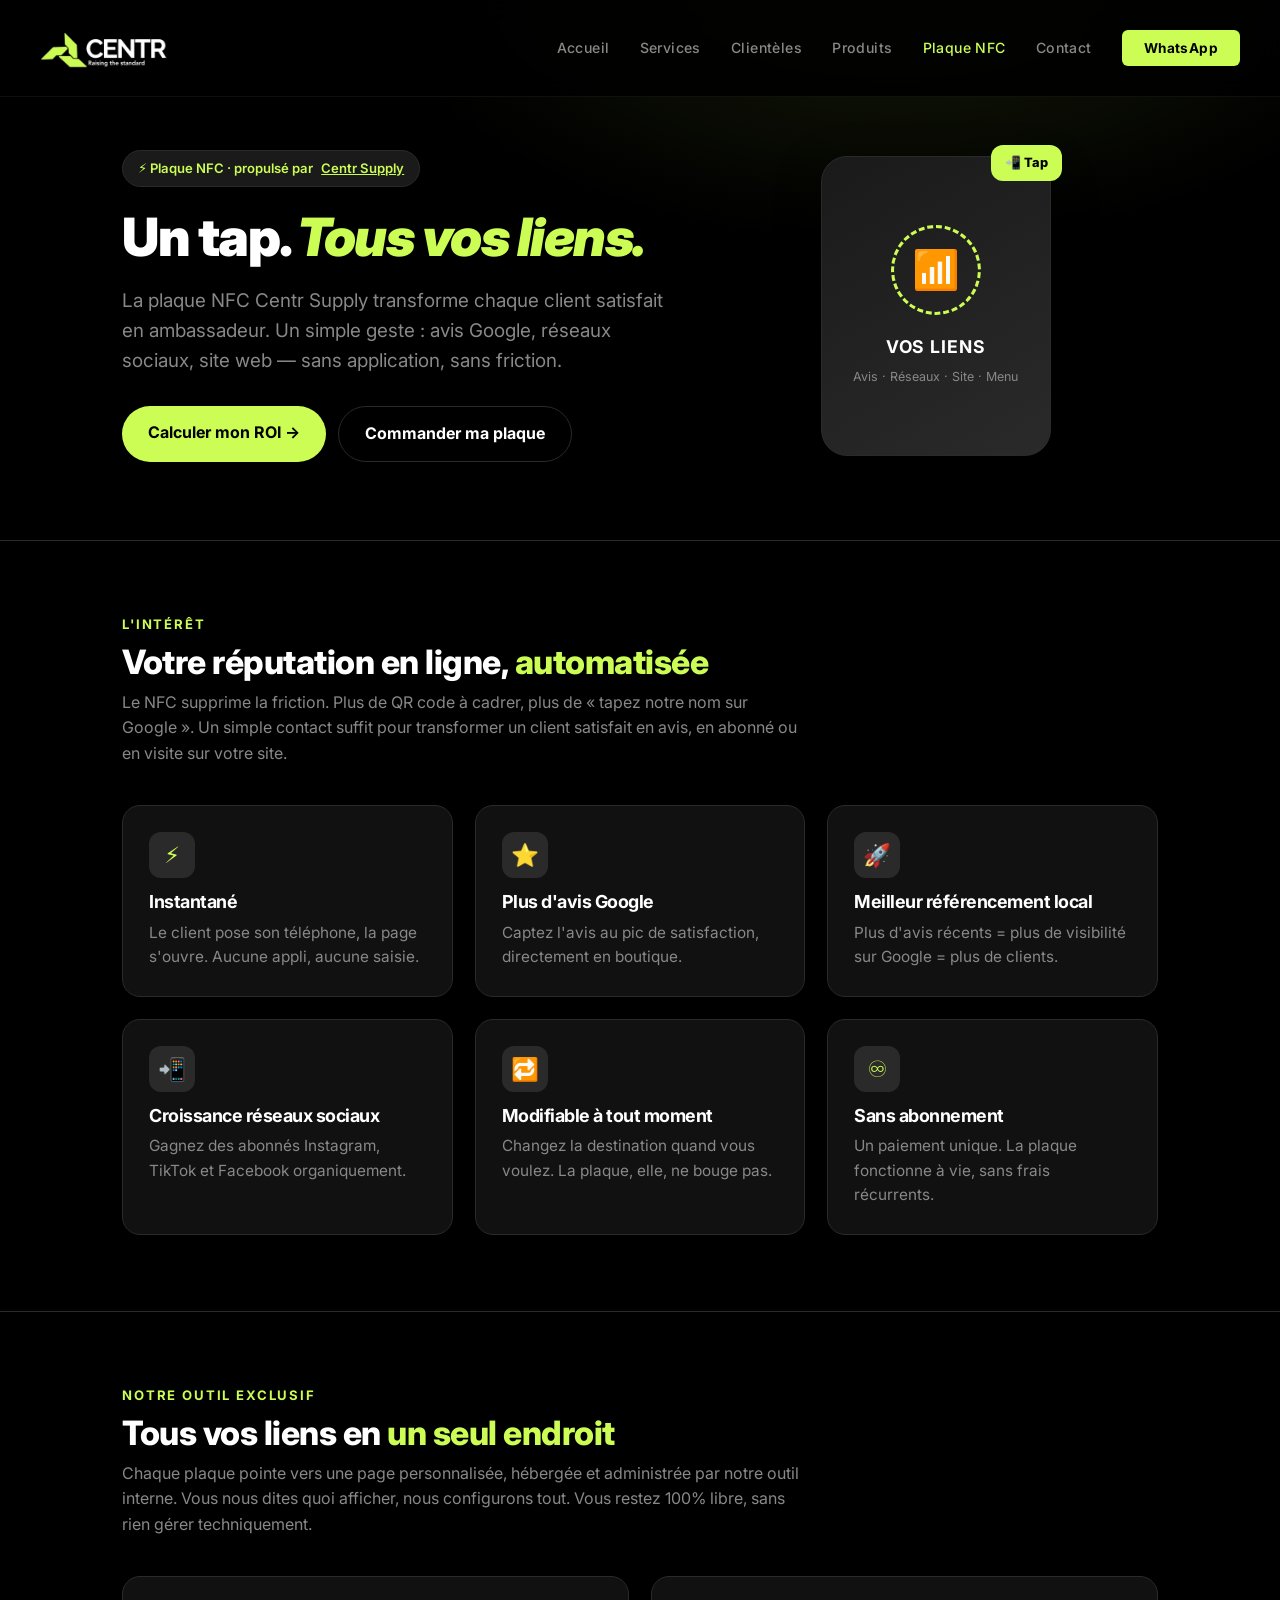
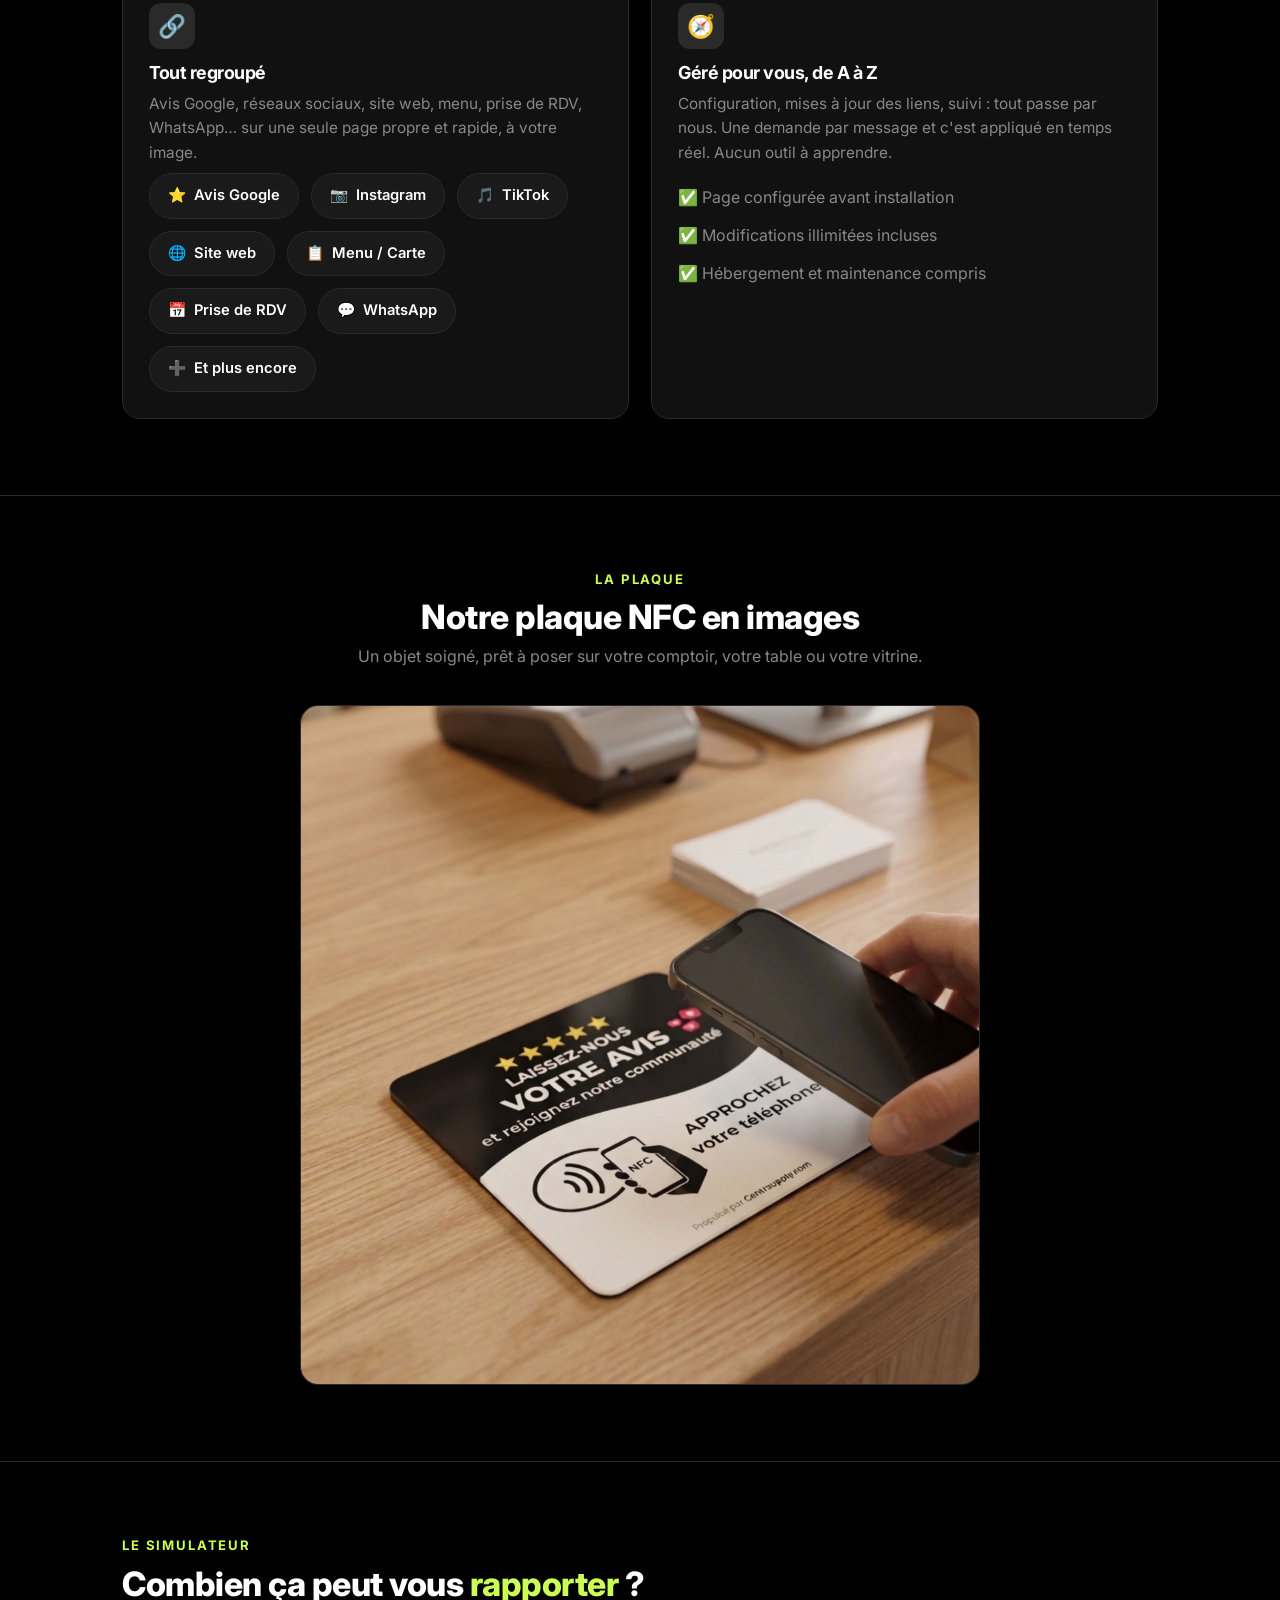
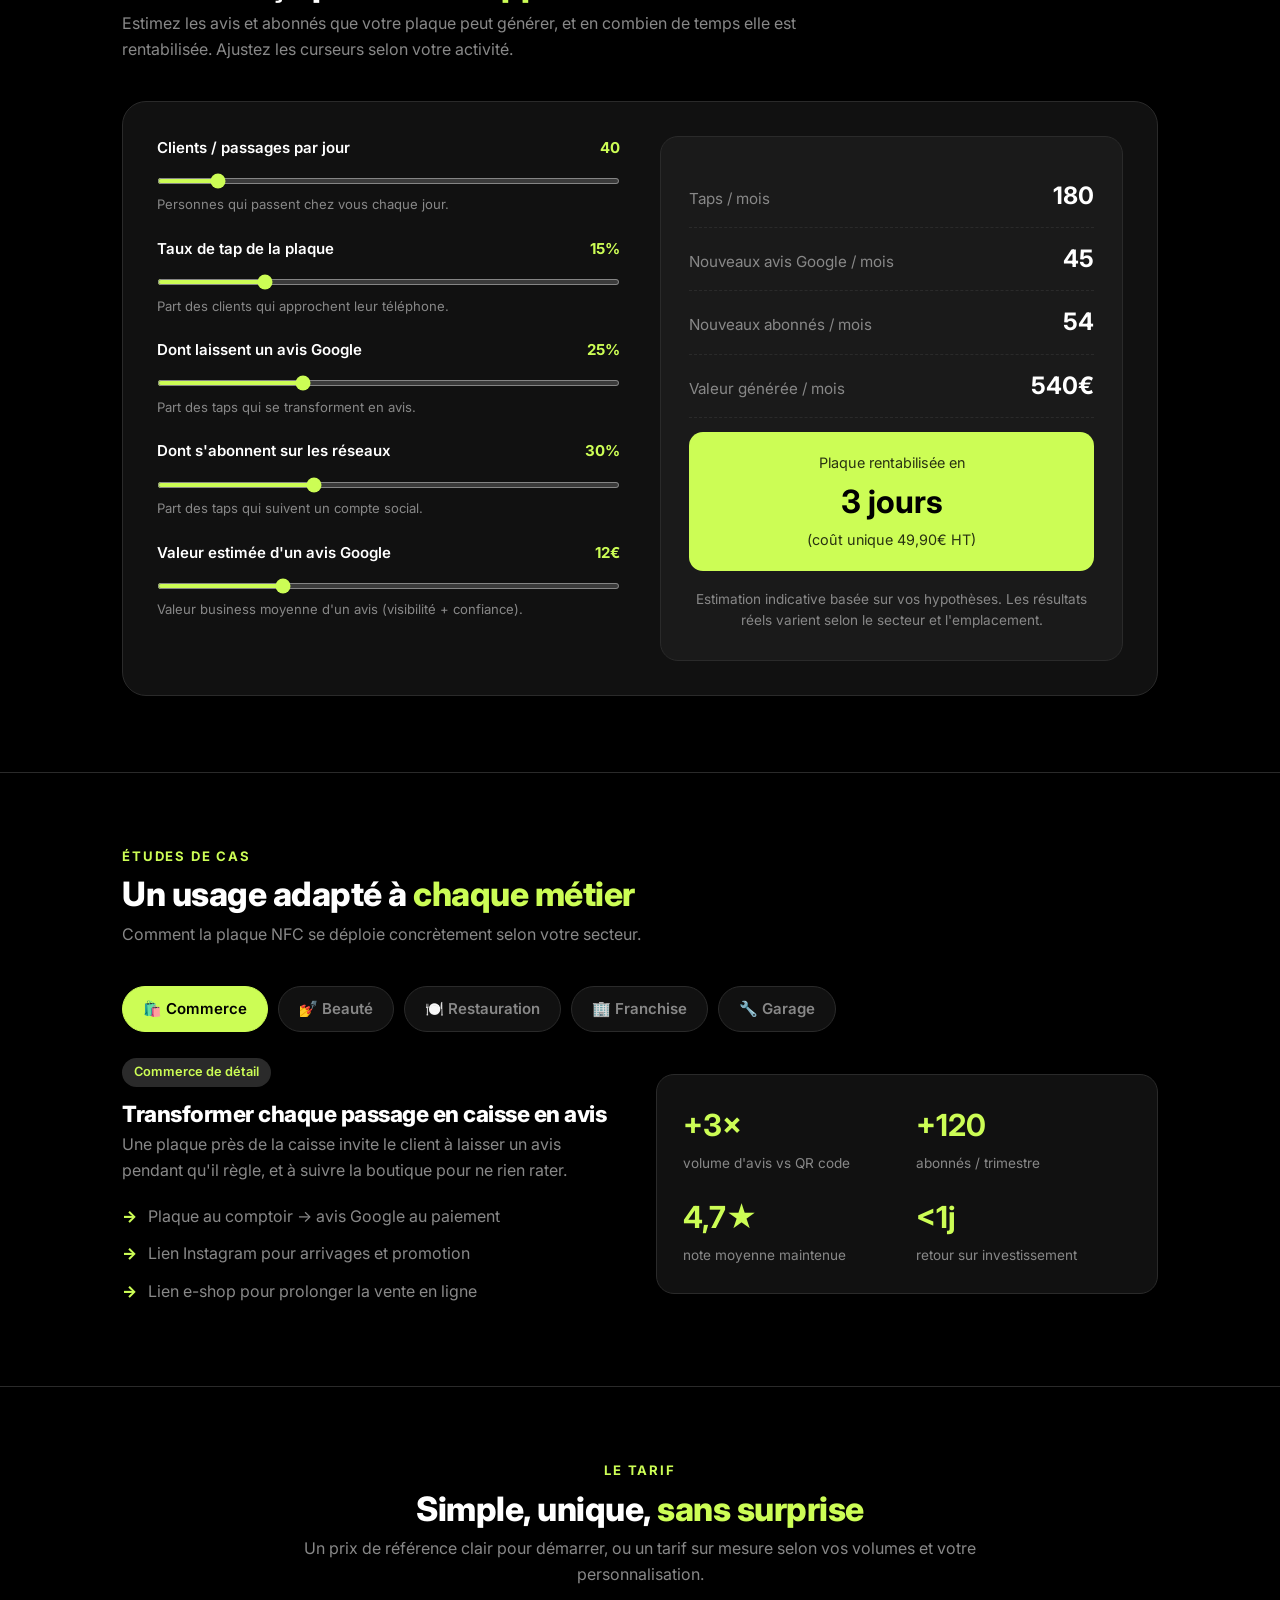
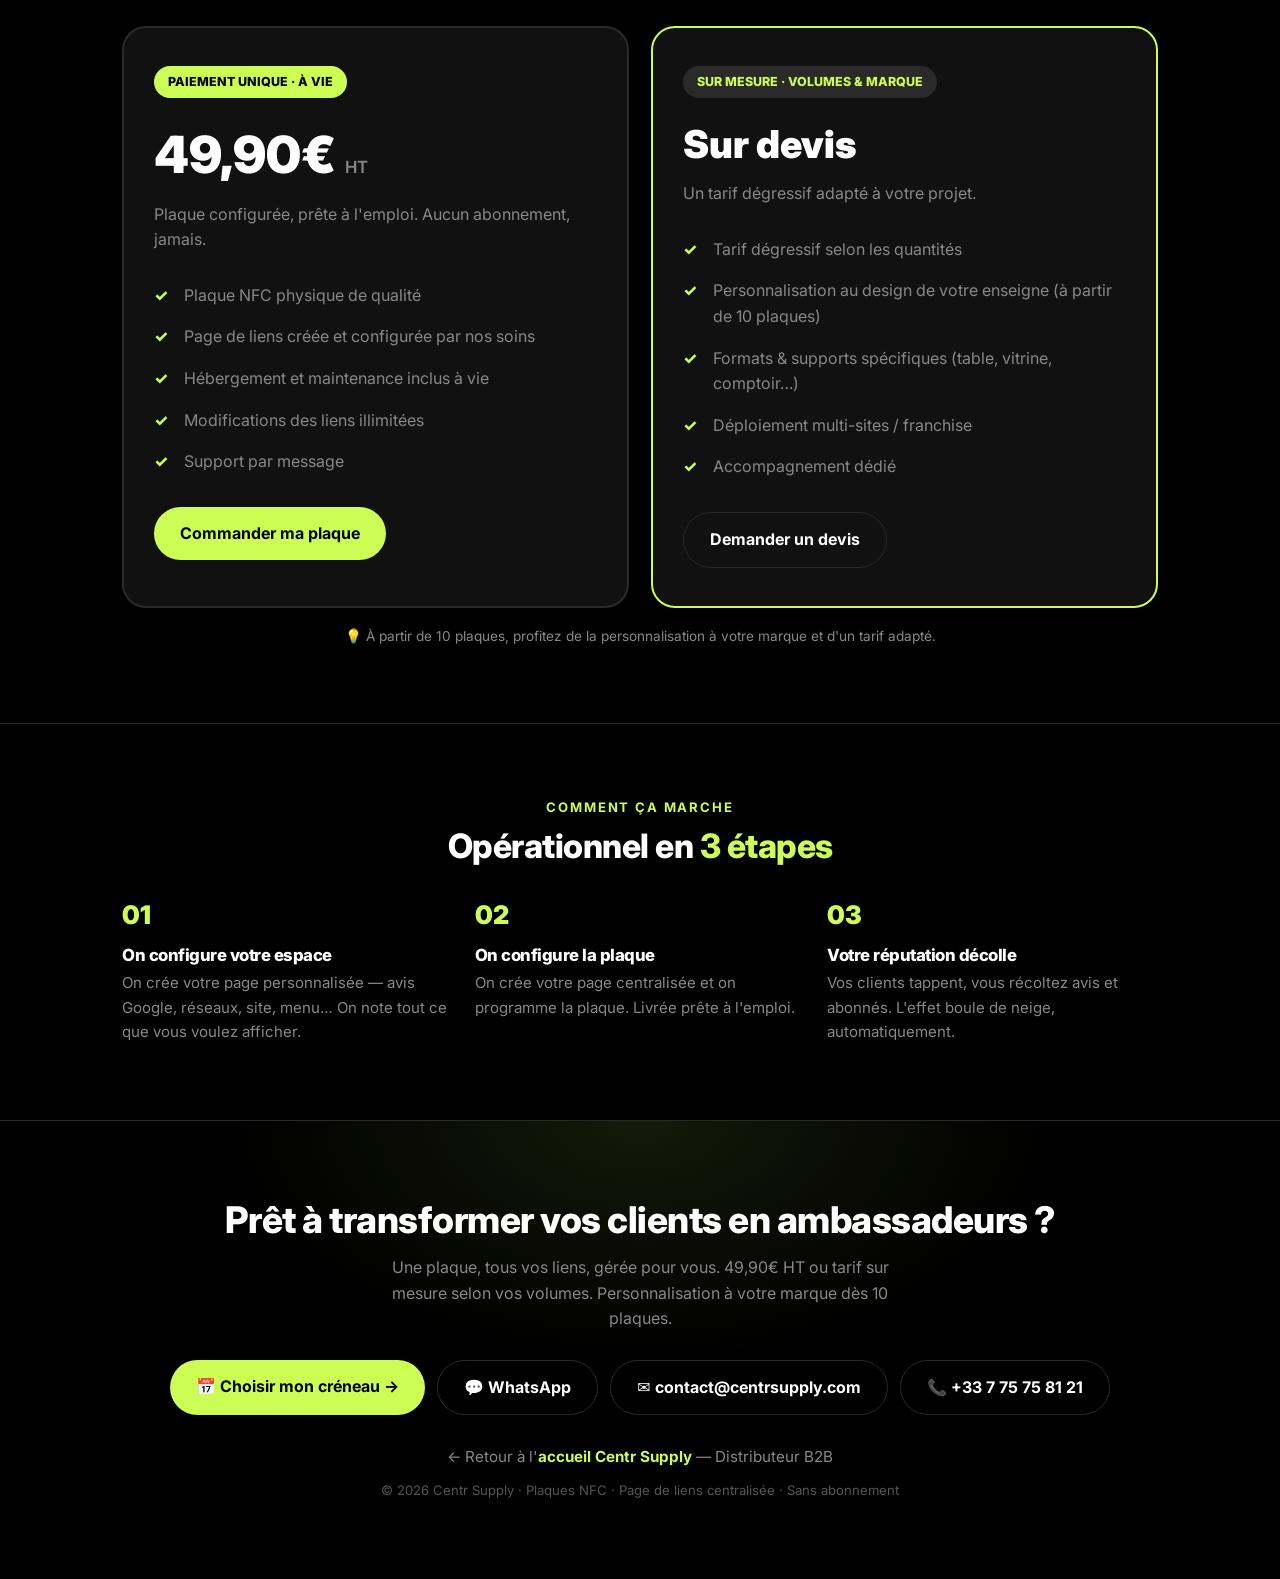
<file: plaque-nfc/index.html>
<!DOCTYPE html>
<html lang="fr">
<head>
<meta charset="UTF-8">
<meta name="viewport" content="width=device-width, initial-scale=1.0">
<title>Plaque NFC — Centr Supply</title>
<link rel="preconnect" href="https://fonts.googleapis.com">
<link rel="preconnect" href="https://fonts.gstatic.com" crossorigin>
<link href="https://fonts.googleapis.com/css2?family=Inter:wght@400;500;600;700;800;900&display=swap" rel="stylesheet">
<style>
  :root{
    --black:#000000;
    --white:#ffffff;
    --green:#ccfd55;
    --green-dark:#aee03a;
    --gray:#111111;
    --gray2:#1a1a1a;
    --gray3:#2a2a2a;
    --line:#2a2a2a;
    --muted:#888888;
    --radius:18px;
    --shadow:0 14px 40px rgba(0,0,0,.5);
    font-size:16px;
  }
  *{box-sizing:border-box;margin:0;padding:0}
  html{scroll-behavior:smooth;scroll-padding-top:90px}
  body{
    font-family:'Inter',system-ui,-apple-system,sans-serif;
    color:var(--white);background:var(--black);line-height:1.6;-webkit-font-smoothing:antialiased;
  }
  a{color:inherit}
  .wrap{max-width:1080px;margin:0 auto;padding:0 22px}
  h1,h2,h3{line-height:1.15;font-weight:800;letter-spacing:-.5px}
  h2{font-size:2.1rem;margin-bottom:.5rem}
  h2 .lead{display:block;font-size:.82rem;font-weight:700;color:var(--green);text-transform:uppercase;letter-spacing:.14em;margin-bottom:.7rem}
  section{padding:76px 0;border-bottom:1px solid var(--line)}
  p.sub{color:var(--muted);max-width:680px;margin-bottom:2.4rem}
  .em{color:var(--green)}

  /* ── NAV (partagée avec l'accueil) ── */
  nav{
    position:fixed;top:0;left:0;right:0;z-index:100;
    display:flex;align-items:center;justify-content:space-between;
    padding:16px 40px;background:rgba(0,0,0,0.85);backdrop-filter:blur(12px);
    border-bottom:1px solid rgba(255,255,255,0.06);
  }
  .nav-logo{display:flex;align-items:center;text-decoration:none}
  .nav-logo img{height:64px;width:auto;display:block}
  .nav-links{display:flex;gap:30px;list-style:none;align-items:center}
  .nav-links a{color:var(--muted);text-decoration:none;font-size:.88rem;font-weight:500;letter-spacing:.03em;transition:color .2s}
  .nav-links a:hover,.nav-links a.active{color:var(--white)}
  .nav-links a.active{color:var(--green)}
  .nav-cta{background:var(--green);color:var(--black)!important;padding:10px 22px;border-radius:6px;
    font-weight:700!important;font-size:.85rem!important;letter-spacing:.04em;transition:opacity .2s}
  .nav-cta:hover{opacity:.85}
  .hamburger{display:none;flex-direction:column;gap:5px;cursor:pointer;padding:4px;background:none;border:none;z-index:200}
  .hamburger span{display:block;width:24px;height:2px;background:var(--white);border-radius:2px;transition:all .3s}
  .hamburger.open span:nth-child(1){transform:translateY(7px) rotate(45deg)}
  .hamburger.open span:nth-child(2){opacity:0}
  .hamburger.open span:nth-child(3){transform:translateY(-7px) rotate(-45deg)}
  .mobile-menu{display:none;position:fixed;inset:0;background:rgba(0,0,0,0.97);z-index:150;
    flex-direction:column;align-items:center;justify-content:center}
  .mobile-menu.open{display:flex}
  .mobile-menu a{color:var(--white);text-decoration:none;font-size:1.6rem;font-weight:700;padding:18px 0;
    border-bottom:1px solid rgba(255,255,255,0.06);width:80%;text-align:center;transition:color .2s}
  .mobile-menu a:hover{color:var(--green)}
  .mobile-menu a:last-child{border-bottom:none}
  .mobile-menu .mob-cta{margin-top:24px;background:var(--green);color:var(--black)!important;padding:16px 40px;
    border-radius:8px;font-size:1rem!important;font-weight:800;border:none}

  /* HERO */
  header.hero{background:radial-gradient(900px 500px at 70% -10%,rgba(204,253,85,.12),transparent 60%),var(--black);
    padding:150px 0 78px;border-bottom:1px solid var(--line)}
  .badge{display:inline-flex;align-items:center;gap:8px;background:var(--gray2);color:var(--green);font-weight:600;
    font-size:.82rem;padding:7px 15px;border-radius:99px;margin-bottom:20px;border:1px solid var(--line)}
  .hero h1{font-size:3.3rem;letter-spacing:-1.5px;margin-bottom:18px;font-weight:900}
  .hero h1 i{font-style:italic;color:var(--green)}
  .hero p{font-size:1.18rem;color:var(--muted);max-width:600px;margin-bottom:30px}
  .hero-grid{display:grid;grid-template-columns:1.1fr .9fr;gap:48px;align-items:center}
  .cta{display:inline-flex;gap:12px;flex-wrap:wrap}
  .btn{display:inline-block;background:var(--green);color:var(--black);font-weight:700;
    padding:14px 26px;border-radius:99px;text-decoration:none;border:none;cursor:pointer;font-size:1rem;transition:.2s}
  .btn:hover{background:var(--green-dark);transform:translateY(-2px)}
  .btn.ghost{background:transparent;color:var(--white);border:1.5px solid var(--gray3)}
  .btn.ghost:hover{background:var(--gray2);border-color:var(--green)}
  /* plate mockup */
  .plate-vis{display:flex;justify-content:center}
  .plate{width:230px;height:300px;border-radius:26px;background:linear-gradient(150deg,var(--gray2),var(--gray3));
    border:1px solid var(--line);box-shadow:var(--shadow);display:flex;flex-direction:column;align-items:center;
    justify-content:center;text-align:center;padding:24px;position:relative}
  .plate .ring{width:90px;height:90px;border-radius:50%;border:3px dashed var(--green);
    display:flex;align-items:center;justify-content:center;margin-bottom:18px}
  .plate .ring span{font-size:2.4rem}
  .plate b{font-size:1.1rem;letter-spacing:.05em;color:var(--white)}
  .plate small{color:var(--muted);font-size:.78rem;margin-top:6px}
  .wave{position:absolute;top:-12px;right:-12px;background:var(--green);color:var(--black);font-weight:800;
    font-size:.8rem;padding:8px 14px;border-radius:12px}
  /* grid cards */
  .grid{display:grid;gap:22px}
  .g3{grid-template-columns:repeat(3,1fr)}
  .g2{grid-template-columns:repeat(2,1fr)}
  .card{background:var(--gray);border:1px solid var(--line);border-radius:var(--radius);padding:26px;transition:.2s}
  .card:hover{border-color:var(--green);transform:translateY(-3px)}
  .card .ic{width:46px;height:46px;border-radius:12px;background:var(--gray3);color:var(--green);
    display:flex;align-items:center;justify-content:center;font-size:1.4rem;margin-bottom:14px}
  .card h3{font-size:1.12rem;margin-bottom:8px;font-weight:700}
  .card p{color:var(--muted);font-size:.96rem}
  /* chips */
  .chips{display:flex;flex-wrap:wrap;gap:12px;margin-top:8px}
  .chip{background:var(--gray2);border:1px solid var(--line);border-radius:99px;padding:10px 18px;font-weight:600;
    font-size:.92rem;display:flex;align-items:center;gap:8px}
  .chip i{font-style:normal}
  /* photo */
  .photo-plaque{display:block;width:100%;max-width:680px;margin:0 auto;border-radius:var(--radius);
    box-shadow:var(--shadow);border:1px solid var(--line)}
  .photo-ph{background:var(--gray);border-radius:var(--radius);aspect-ratio:16/9;display:flex;
    flex-direction:column;align-items:center;justify-content:center;text-align:center;border:2px dashed var(--gray3)}
  .photo-ph .play{width:74px;height:74px;border-radius:50%;background:var(--green);color:var(--black);display:flex;
    align-items:center;justify-content:center;font-size:1.8rem;margin-bottom:14px}
  .photo-ph small{color:var(--muted)}
  /* ROI sim */
  .sim{background:var(--gray);border:1px solid var(--line);border-radius:24px;padding:34px}
  .sim-grid{display:grid;grid-template-columns:1fr 1fr;gap:40px;align-items:start}
  .field{margin-bottom:20px}
  .field label{display:flex;justify-content:space-between;font-weight:600;font-size:.94rem;margin-bottom:6px}
  .field label b{color:var(--green)}
  input[type=range]{width:100%;accent-color:var(--green);height:6px}
  .field small{color:var(--muted);font-size:.82rem}
  .results{background:var(--gray2);border:1px solid var(--line);border-radius:18px;padding:28px}
  .res-row{display:flex;justify-content:space-between;align-items:baseline;padding:12px 0;border-bottom:1px dashed var(--line)}
  .res-row:last-child{border:none}
  .res-row span{color:var(--muted);font-size:.95rem}
  .res-row b{font-size:1.5rem;color:var(--white)}
  .res-hi{background:var(--green);color:var(--black);border-radius:14px;padding:18px 20px;margin-top:14px;text-align:center}
  .res-hi b{font-size:2rem;display:block}
  .res-hi span{opacity:.8;font-size:.9rem}
  .note{font-size:.85rem;color:var(--muted);margin-top:18px}
  /* tabs / cases */
  .tabs{display:flex;flex-wrap:wrap;gap:10px;margin-bottom:26px}
  .tab{background:var(--gray);border:1.5px solid var(--line);border-radius:99px;padding:10px 20px;font-weight:600;
    cursor:pointer;font-size:.94rem;transition:.2s;color:var(--muted)}
  .tab.active{background:var(--green);color:var(--black);border-color:var(--green)}
  .case{display:none}
  .case.active{display:grid;grid-template-columns:1fr 1fr;gap:32px;align-items:center;animation:fade .3s}
  @keyframes fade{from{opacity:0;transform:translateY(8px)}to{opacity:1;transform:none}}
  .case .txt h3{font-size:1.4rem;margin-bottom:6px}
  .case .pill{display:inline-block;background:var(--gray3);color:var(--green);font-weight:600;font-size:.8rem;
    padding:4px 12px;border-radius:99px;margin-bottom:14px}
  .case .txt p{color:var(--muted)}
  .case ul{list-style:none;margin-top:14px}
  .case li{padding:6px 0 6px 26px;position:relative;color:var(--muted)}
  .case li::before{content:"→";position:absolute;left:0;color:var(--green);font-weight:800}
  .metrics{background:var(--gray);border:1px solid var(--line);border-radius:18px;padding:26px;display:grid;grid-template-columns:1fr 1fr;gap:18px}
  .metric b{font-size:1.9rem;color:var(--green);display:block}
  .metric span{font-size:.85rem;color:var(--muted)}
  /* price */
  .price-box{background:var(--gray);border:2px solid var(--line);border-radius:24px;padding:38px 30px}
  .price-box.hi{border-color:var(--green)}
  .price-box .tag{display:inline-block;background:var(--green);color:var(--black);font-weight:800;font-size:.78rem;
    padding:6px 14px;border-radius:99px;margin-bottom:16px}
  .price-box .tag.alt{background:var(--gray3);color:var(--green)}
  .price{font-size:3.2rem;font-weight:900;color:var(--white)}
  .price small{font-size:1.05rem;color:var(--muted);font-weight:600}
  .price-box>p{color:var(--muted);margin-top:6px}
  .price-box ul{list-style:none;margin:22px 0 0}
  .price-box li{padding:8px 0 8px 30px;position:relative;color:var(--muted)}
  .price-box li::before{content:"✓";position:absolute;left:0;color:var(--green);font-weight:800}
  /* steps */
  .steps{display:grid;grid-template-columns:repeat(3,1fr);gap:22px;counter-reset:s}
  .step::before{counter-increment:s;content:counter(s,decimal-leading-zero);font-size:1.6rem;font-weight:900;
    color:var(--green);display:block;margin-bottom:10px}
  .step h3{font-size:1.05rem;margin-bottom:6px}
  .step p{color:var(--muted);font-size:.94rem}
  /* footer */
  footer{background:radial-gradient(700px 400px at 50% 0%,rgba(204,253,85,.1),transparent 60%),var(--black);
    text-align:center;padding:78px 0}
  footer h2{font-size:2.3rem;margin-bottom:14px}
  footer p{color:var(--muted);max-width:520px;margin:0 auto 28px}
  footer .meta{display:block;margin-top:30px;font-size:.95rem;color:var(--muted)}
  footer .meta a{color:var(--green);font-weight:700;text-decoration:none}
  footer .copy{display:block;margin-top:10px;font-size:.82rem;color:#555}
  @media(max-width:860px){
    nav{padding:12px 20px}
    .nav-links{display:none}
    .hamburger{display:flex}
    .hero-grid,.sim-grid,.case.active,.g3,.g2,.steps{grid-template-columns:1fr}
    header.hero{padding:120px 0 60px}
    .hero h1{font-size:2.3rem}
    .plate-vis{order:-1}
  }
</style>
</head>
<body>

<!-- MOBILE MENU -->
<div class="mobile-menu" id="mobileMenu">
  <a href="/" onclick="closeMenu()">Accueil</a>
  <a href="/#services" onclick="closeMenu()">Services</a>
  <a href="/#clienteles" onclick="closeMenu()">Clientèles</a>
  <a href="/#produits" onclick="closeMenu()">Produits</a>
  <a href="/plaque-nfc/" onclick="closeMenu()">Plaque NFC</a>
  <a href="/#contact" onclick="closeMenu()">Contact</a>
  <a href="https://wa.me/message/SCE7XKAHGA56E1" target="_blank" class="mob-cta" onclick="closeMenu()">💬 WhatsApp</a>
</div>

<!-- NAV -->
<nav>
  <a href="/" class="nav-logo"><img src="/logo-centr.png" alt="Centr Supply" /></a>
  <ul class="nav-links">
    <li><a href="/">Accueil</a></li>
    <li><a href="/#services">Services</a></li>
    <li><a href="/#clienteles">Clientèles</a></li>
    <li><a href="/#produits">Produits</a></li>
    <li><a href="/plaque-nfc/" class="active">Plaque NFC</a></li>
    <li><a href="/#contact">Contact</a></li>
    <li><a href="https://wa.me/message/SCE7XKAHGA56E1" target="_blank" class="nav-cta">WhatsApp</a></li>
  </ul>
  <button class="hamburger" id="hamburger" onclick="toggleMenu()" aria-label="Menu">
    <span></span><span></span><span></span>
  </button>
</nav>

<header class="hero">
  <div class="wrap hero-grid">
    <div>
      <span class="badge">⚡ Plaque NFC · propulsé par <a href="/" style="text-decoration:underline">Centr Supply</a></span>
      <h1>Un tap. <i>Tous vos liens.</i></h1>
      <p>La plaque NFC Centr Supply transforme chaque client satisfait en ambassadeur. Un simple geste : avis Google, réseaux sociaux, site web — sans application, sans friction.</p>
      <div class="cta">
        <a class="btn" href="#roi">Calculer mon ROI →</a>
        <a class="btn ghost" href="#contact">Commander ma plaque</a>
      </div>
    </div>
    <div class="plate-vis">
      <div class="plate">
        <div class="wave">📲 Tap</div>
        <div class="ring"><span>📶</span></div>
        <b>VOS LIENS</b>
        <small>Avis · Réseaux · Site · Menu</small>
      </div>
    </div>
  </div>
</header>

<!-- INTÉRÊT -->
<section>
  <div class="wrap">
    <h2><span class="lead">L'intérêt</span>Votre réputation en ligne, <span class="em">automatisée</span></h2>
    <p class="sub">Le NFC supprime la friction. Plus de QR code à cadrer, plus de « tapez notre nom sur Google ». Un simple contact suffit pour transformer un client satisfait en avis, en abonné ou en visite sur votre site.</p>
    <div class="grid g3">
      <div class="card"><div class="ic">⚡</div><h3>Instantané</h3><p>Le client pose son téléphone, la page s'ouvre. Aucune appli, aucune saisie.</p></div>
      <div class="card"><div class="ic">⭐</div><h3>Plus d'avis Google</h3><p>Captez l'avis au pic de satisfaction, directement en boutique.</p></div>
      <div class="card"><div class="ic">🚀</div><h3>Meilleur référencement local</h3><p>Plus d'avis récents = plus de visibilité sur Google = plus de clients.</p></div>
      <div class="card"><div class="ic">📲</div><h3>Croissance réseaux sociaux</h3><p>Gagnez des abonnés Instagram, TikTok et Facebook organiquement.</p></div>
      <div class="card"><div class="ic">🔁</div><h3>Modifiable à tout moment</h3><p>Changez la destination quand vous voulez. La plaque, elle, ne bouge pas.</p></div>
      <div class="card"><div class="ic">♾️</div><h3>Sans abonnement</h3><p>Un paiement unique. La plaque fonctionne à vie, sans frais récurrents.</p></div>
    </div>
  </div>
</section>

<!-- OUTIL -->
<section>
  <div class="wrap">
    <h2><span class="lead">Notre outil exclusif</span>Tous vos liens en <span class="em">un seul endroit</span></h2>
    <p class="sub">Chaque plaque pointe vers une page personnalisée, hébergée et administrée par notre outil interne. Vous nous dites quoi afficher, nous configurons tout. Vous restez 100% libre, sans rien gérer techniquement.</p>
    <div class="grid g2">
      <div class="card">
        <div class="ic">🔗</div>
        <h3>Tout regroupé</h3>
        <p>Avis Google, réseaux sociaux, site web, menu, prise de RDV, WhatsApp… sur une seule page propre et rapide, à votre image.</p>
        <div class="chips">
          <span class="chip"><i>⭐</i>Avis Google</span>
          <span class="chip"><i>📷</i>Instagram</span>
          <span class="chip"><i>🎵</i>TikTok</span>
          <span class="chip"><i>🌐</i>Site web</span>
          <span class="chip"><i>📋</i>Menu / Carte</span>
          <span class="chip"><i>📅</i>Prise de RDV</span>
          <span class="chip"><i>💬</i>WhatsApp</span>
          <span class="chip"><i>➕</i>Et plus encore</span>
        </div>
      </div>
      <div class="card">
        <div class="ic">🧭</div>
        <h3>Géré pour vous, de A à Z</h3>
        <p>Configuration, mises à jour des liens, suivi : tout passe par nous. Une demande par message et c'est appliqué en temps réel. Aucun outil à apprendre.</p>
        <ul style="list-style:none;margin-top:14px">
          <li style="padding:6px 0;color:var(--muted)">✅ Page configurée avant installation</li>
          <li style="padding:6px 0;color:var(--muted)">✅ Modifications illimitées incluses</li>
          <li style="padding:6px 0;color:var(--muted)">✅ Hébergement et maintenance compris</li>
        </ul>
      </div>
    </div>
  </div>
</section>

<!-- PHOTO -->
<section>
  <div class="wrap">
    <h2 style="text-align:center"><span class="lead">La plaque</span>Notre plaque NFC en images</h2>
    <p class="sub" style="margin:0 auto 2.2rem;text-align:center">Un objet soigné, prêt à poser sur votre comptoir, votre table ou votre vitrine.</p>
    <img class="photo-plaque" src="photo-plaque.jpg" alt="Photo de la plaque NFC Centr Supply"
         onerror="this.style.display='none';document.getElementById('photo-fallback').style.display='flex';">
    <div class="photo-ph" id="photo-fallback" style="display:none">
      <div class="play">🖼️</div>
      <b>Photo de la plaque à intégrer</b>
      <small style="margin-top:6px">Déposez votre image nommée « photo-plaque.jpg » à côté de ce fichier</small>
    </div>
  </div>
</section>

<!-- ROI -->
<section id="roi">
  <div class="wrap">
    <h2><span class="lead">Le simulateur</span>Combien ça peut vous <span class="em">rapporter</span> ?</h2>
    <p class="sub">Estimez les avis et abonnés que votre plaque peut générer, et en combien de temps elle est rentabilisée. Ajustez les curseurs selon votre activité.</p>
    <div class="sim">
      <div class="sim-grid">
        <div>
          <div class="field">
            <label>Clients / passages par jour <b id="v-clients">40</b></label>
            <input type="range" id="clients" min="5" max="300" value="40">
            <small>Personnes qui passent chez vous chaque jour.</small>
          </div>
          <div class="field">
            <label>Taux de tap de la plaque <b id="v-scan">15%</b></label>
            <input type="range" id="scan" min="2" max="60" value="15">
            <small>Part des clients qui approchent leur téléphone.</small>
          </div>
          <div class="field">
            <label>Dont laissent un avis Google <b id="v-avis">25%</b></label>
            <input type="range" id="avis" min="5" max="70" value="25">
            <small>Part des taps qui se transforment en avis.</small>
          </div>
          <div class="field">
            <label>Dont s'abonnent sur les réseaux <b id="v-social">30%</b></label>
            <input type="range" id="social" min="5" max="80" value="30">
            <small>Part des taps qui suivent un compte social.</small>
          </div>
          <div class="field">
            <label>Valeur estimée d'un avis Google <b id="v-valavis">12€</b></label>
            <input type="range" id="valavis" min="2" max="40" value="12">
            <small>Valeur business moyenne d'un avis (visibilité + confiance).</small>
          </div>
        </div>
        <div class="results">
          <div class="res-row"><span>Taps / mois</span><b id="r-scans">—</b></div>
          <div class="res-row"><span>Nouveaux avis Google / mois</span><b id="r-avis">—</b></div>
          <div class="res-row"><span>Nouveaux abonnés / mois</span><b id="r-social">—</b></div>
          <div class="res-row"><span>Valeur générée / mois</span><b id="r-val">—</b></div>
          <div class="res-hi">
            <span>Plaque rentabilisée en</span>
            <b id="r-roi">—</b>
            <span>(coût unique 49,90€ HT)</span>
          </div>
          <p class="note" style="text-align:center">Estimation indicative basée sur vos hypothèses. Les résultats réels varient selon le secteur et l'emplacement.</p>
        </div>
      </div>
    </div>
  </div>
</section>

<!-- CASE STUDIES -->
<section>
  <div class="wrap">
    <h2><span class="lead">Études de cas</span>Un usage adapté à <span class="em">chaque métier</span></h2>
    <p class="sub">Comment la plaque NFC se déploie concrètement selon votre secteur.</p>
    <div class="tabs" id="tabs">
      <div class="tab active" data-c="commerce">🛍️ Commerce</div>
      <div class="tab" data-c="beaute">💅 Beauté</div>
      <div class="tab" data-c="resto">🍽️ Restauration</div>
      <div class="tab" data-c="franchise">🏢 Franchise</div>
      <div class="tab" data-c="garage">🔧 Garage</div>
    </div>

    <div class="case active" data-c="commerce">
      <div class="txt">
        <span class="pill">Commerce de détail</span>
        <h3>Transformer chaque passage en caisse en avis</h3>
        <p>Une plaque près de la caisse invite le client à laisser un avis pendant qu'il règle, et à suivre la boutique pour ne rien rater.</p>
        <ul>
          <li>Plaque au comptoir → avis Google au paiement</li>
          <li>Lien Instagram pour arrivages et promotion</li>
          <li>Lien e-shop pour prolonger la vente en ligne</li>
        </ul>
      </div>
      <div class="metrics">
        <div class="metric"><b>+3×</b><span>volume d'avis vs QR code</span></div>
        <div class="metric"><b>+120</b><span>abonnés / trimestre</span></div>
        <div class="metric"><b>4,7★</b><span>note moyenne maintenue</span></div>
        <div class="metric"><b>&lt;1j</b><span>retour sur investissement</span></div>
      </div>
    </div>

    <div class="case" data-c="beaute">
      <div class="txt">
        <span class="pill">Salon · Institut · Barbier</span>
        <h3>Le « waouh » du résultat, capté à chaud</h3>
        <p>En fin de prestation, le client est au sommet de sa satisfaction : le moment idéal pour un avis et un abonnement.</p>
        <ul>
          <li>Plaque au miroir / caisse → avis dès la fin du soin</li>
          <li>Réseaux pour montrer les avant/après</li>
          <li>Lien de prise de RDV en ligne pour fidéliser</li>
        </ul>
      </div>
      <div class="metrics">
        <div class="metric"><b>+45%</b><span>de RDV repris en ligne</span></div>
        <div class="metric"><b>×2</b><span>croissance Instagram</span></div>
        <div class="metric"><b>+60</b><span>avis en 2 mois</span></div>
        <div class="metric"><b>0€</b><span>de frais récurrents</span></div>
      </div>
    </div>

    <div class="case" data-c="resto">
      <div class="txt">
        <span class="pill">Restaurant · Café · Food</span>
        <h3>Du menu à l'avis, sur chaque table</h3>
        <p>Une plaque sur table ou à l'addition donne accès au menu, aux réseaux et aux avis. Le client commande, découvre, puis recommande.</p>
        <ul>
          <li>Menu digital toujours à jour (zéro réimpression)</li>
          <li>Avis Google captés au moment de l'addition</li>
          <li>Réseaux + réservation pour remplir les services</li>
        </ul>
      </div>
      <div class="metrics">
        <div class="metric"><b>+200</b><span>avis / an sur 5 tables</span></div>
        <div class="metric"><b>-100%</b><span>coût d'impression menus</span></div>
        <div class="metric"><b>+30%</b><span>réservations en ligne</span></div>
        <div class="metric"><b>4,6★</b><span>note relevée en 3 mois</span></div>
      </div>
    </div>

    <div class="case" data-c="franchise">
      <div class="txt">
        <span class="pill">Réseau · Franchise · Multi-sites</span>
        <h3>Une image cohérente sur tous les points de vente</h3>
        <p>Chaque établissement a sa plaque pointant vers ses liens locaux, tout en respectant la charte du réseau. Gestion centralisée par nous.</p>
        <ul>
          <li>Plaques personnalisées à la marque (à partir de 10 plaques)</li>
          <li>Liens locaux par établissement, charte commune</li>
          <li>Mises à jour pilotées de façon centralisée</li>
        </ul>
      </div>
      <div class="metrics">
        <div class="metric"><b>1</b><span>déploiement, N sites</span></div>
        <div class="metric"><b>100%</b><span>cohérence de marque</span></div>
        <div class="metric"><b>+avis</b><span>par établissement local</span></div>
        <div class="metric"><b>0</b><span>gestion technique côté franchisé</span></div>
      </div>
    </div>

    <div class="case" data-c="garage">
      <div class="txt">
        <span class="pill">Garage · Auto · Services techniques</span>
        <h3>La confiance se construit sur les avis</h3>
        <p>Dans un secteur où la réputation est clé, la plaque à l'accueil transforme une réparation réussie en avis crédible.</p>
        <ul>
          <li>Plaque à l'accueil → avis à la restitution du véhicule</li>
          <li>Lien site pour devis et RDV atelier</li>
          <li>Coordonnées et WhatsApp pour le suivi client</li>
        </ul>
      </div>
      <div class="metrics">
        <div class="metric"><b>+4×</b><span>avis vs avant la plaque</span></div>
        <div class="metric"><b>+25%</b><span>de demandes de devis</span></div>
        <div class="metric"><b>4,8★</b><span>réputation renforcée</span></div>
        <div class="metric"><b>&lt;1j</b><span>amortissement</span></div>
      </div>
    </div>
  </div>
</section>

<!-- PRIX -->
<section id="prix">
  <div class="wrap">
    <h2 style="text-align:center"><span class="lead">Le tarif</span>Simple, unique, <span class="em">sans surprise</span></h2>
    <p class="sub" style="margin:0 auto 2.4rem;text-align:center">Un prix de référence clair pour démarrer, ou un tarif sur mesure selon vos volumes et votre personnalisation.</p>
    <div class="grid g2" style="align-items:stretch">
      <div class="price-box">
        <span class="tag">PAIEMENT UNIQUE · À VIE</span>
        <div class="price">49,90€ <small>HT</small></div>
        <p>Plaque configurée, prête à l'emploi. Aucun abonnement, jamais.</p>
        <ul>
          <li>Plaque NFC physique de qualité</li>
          <li>Page de liens créée et configurée par nos soins</li>
          <li>Hébergement et maintenance inclus à vie</li>
          <li>Modifications des liens illimitées</li>
          <li>Support par message</li>
        </ul>
        <div style="margin-top:24px"><a class="btn" href="#contact">Commander ma plaque</a></div>
      </div>
      <div class="price-box hi">
        <span class="tag alt">SUR MESURE · VOLUMES &amp; MARQUE</span>
        <div class="price" style="font-size:2.4rem">Sur devis</div>
        <p>Un tarif dégressif adapté à votre projet.</p>
        <ul>
          <li>Tarif dégressif selon les quantités</li>
          <li>Personnalisation au design de votre enseigne (à partir de 10 plaques)</li>
          <li>Formats &amp; supports spécifiques (table, vitrine, comptoir…)</li>
          <li>Déploiement multi-sites / franchise</li>
          <li>Accompagnement dédié</li>
        </ul>
        <div style="margin-top:24px"><a class="btn ghost" href="https://calendly.com/centrsupply/30min" target="_blank" rel="noopener">Demander un devis</a></div>
      </div>
    </div>
    <p class="note" style="text-align:center;margin-top:18px">💡 À partir de 10 plaques, profitez de la personnalisation à votre marque et d'un tarif adapté.</p>
  </div>
</section>

<!-- HOW IT WORKS -->
<section id="comment-ca-marche">
  <div class="wrap">
    <h2 style="text-align:center"><span class="lead">Comment ça marche</span>Opérationnel en <span class="em">3 étapes</span></h2>
    <div class="steps" style="margin-top:30px">
      <div class="step"><h3>On configure votre espace</h3><p>On crée votre page personnalisée — avis Google, réseaux, site, menu… On note tout ce que vous voulez afficher.</p></div>
      <div class="step"><h3>On configure la plaque</h3><p>On crée votre page centralisée et on programme la plaque. Livrée prête à l'emploi.</p></div>
      <div class="step"><h3>Votre réputation décolle</h3><p>Vos clients tappent, vous récoltez avis et abonnés. L'effet boule de neige, automatiquement.</p></div>
    </div>
  </div>
</section>

<footer id="contact">
  <div class="wrap">
    <h2>Prêt à transformer vos clients en ambassadeurs ?</h2>
    <p>Une plaque, tous vos liens, gérée pour vous. 49,90€ HT ou tarif sur mesure selon vos volumes. Personnalisation à votre marque dès 10 plaques.</p>
    <div class="cta" style="justify-content:center">
      <a class="btn" href="https://calendly.com/centrsupply/30min" target="_blank" rel="noopener">📅 Choisir mon créneau →</a>
      <a class="btn ghost" href="https://wa.me/message/SCE7XKAHGA56E1" target="_blank" rel="noopener">💬 WhatsApp</a>
      <a class="btn ghost" href="mailto:contact@centrsupply.com">✉️ contact@centrsupply.com</a>
      <a class="btn ghost" href="tel:+33775758121">📞 +33 7 75 75 81 21</a>
    </div>
    <span class="meta">← Retour à l'<a href="/">accueil Centr Supply</a> — Distributeur B2B</span>
    <span class="copy">© 2026 Centr Supply · Plaques NFC · Page de liens centralisée · Sans abonnement</span>
  </div>
</footer>

<script>
  function toggleMenu(){
    const menu=document.getElementById('mobileMenu');
    const btn=document.getElementById('hamburger');
    menu.classList.toggle('open');
    btn.classList.toggle('open');
    document.body.style.overflow=menu.classList.contains('open')?'hidden':'';
  }
  function closeMenu(){
    document.getElementById('mobileMenu').classList.remove('open');
    document.getElementById('hamburger').classList.remove('open');
    document.body.style.overflow='';
  }

  const els={clients:document.getElementById('clients'),scan:document.getElementById('scan'),
    avis:document.getElementById('avis'),social:document.getElementById('social'),valavis:document.getElementById('valavis')};
  const eur=n=>n.toLocaleString('fr-FR',{maximumFractionDigits:0})+'€';
  const num=n=>n.toLocaleString('fr-FR',{maximumFractionDigits:0});
  function calc(){
    const clients=+els.clients.value,scan=+els.scan.value,avis=+els.avis.value,social=+els.social.value,valavis=+els.valavis.value;
    document.getElementById('v-clients').textContent=clients;
    document.getElementById('v-scan').textContent=scan+'%';
    document.getElementById('v-avis').textContent=avis+'%';
    document.getElementById('v-social').textContent=social+'%';
    document.getElementById('v-valavis').textContent=valavis+'€';
    const scansMonth=clients*30*(scan/100),avisMonth=scansMonth*(avis/100),socialMonth=scansMonth*(social/100),valMonth=avisMonth*valavis;
    document.getElementById('r-scans').textContent=num(scansMonth);
    document.getElementById('r-avis').textContent=num(avisMonth);
    document.getElementById('r-social').textContent=num(socialMonth);
    document.getElementById('r-val').textContent=eur(valMonth);
    const cost=49.90;let roiTxt;
    if(valMonth<=0)roiTxt='—';
    else{const days=Math.ceil(cost/(valMonth/30));roiTxt=days<=1?"moins d'1 jour":days<30?days+' jours':(cost/valMonth).toFixed(1)+' mois';}
    document.getElementById('r-roi').textContent=roiTxt;
  }
  Object.values(els).forEach(e=>e.addEventListener('input',calc));calc();
  document.getElementById('tabs').addEventListener('click',e=>{
    const t=e.target.closest('.tab');if(!t)return;const c=t.dataset.c;
    document.querySelectorAll('.tab').forEach(x=>x.classList.toggle('active',x===t));
    document.querySelectorAll('.case').forEach(x=>x.classList.toggle('active',x.dataset.c===c));
  });
</script>
</body>
</html>
</file>
